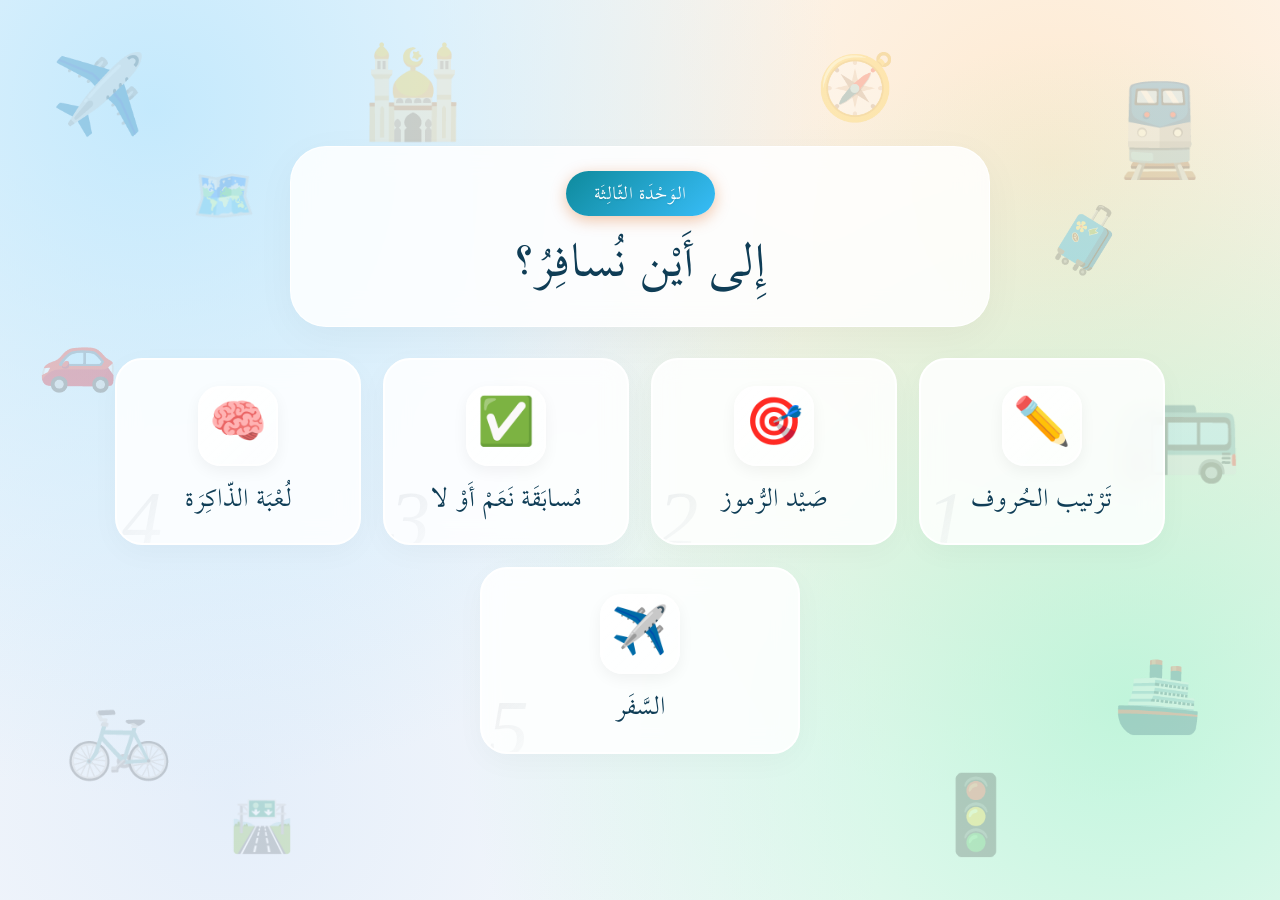
<file: index.html>
<!DOCTYPE html>
<html lang="ar" dir="rtl">
<head>
    <meta charset="UTF-8">
    <meta name="viewport" content="width=device-width, initial-scale=1.0, maximum-scale=1.0, user-scalable=no">
    <title>إِلى أَيْن نُسافِرُ؟ - أَلْعاب</title>
    <style>
    h1, h2, h3, h4, h5, h6, strong, b { font-weight: normal !important; }

        @font-face { 
            font-family: 'Arakom'; 
            src: url('arakom.ttf') format('truetype'); 
        }
        
        :root {
            --primary: #0f3d56;
            --secondary: #0e8a9c;
            --accent: #f0803c;
            --text-main: #22384a;
        }

        * { 
            box-sizing: border-box; 
            margin: 0;
            padding: 0;
        }

        /* SEYAHAT KONSEPTİ: Gökyüzü, Deniz ve Yol Tonları */
        body {
            font-family: 'Arakom', 'Segoe UI', Tahoma, sans-serif; 
            background-color: #fdfbfb;
            background-image: 
                radial-gradient(circle at 12% 12%, rgba(186, 230, 253, 0.85) 0%, transparent 50%), /* Gökyüzü */
                radial-gradient(circle at 88% 78%, rgba(167, 243, 208, 0.7) 0%, transparent 50%),  /* Deniz */
                radial-gradient(circle at 82% 18%, rgba(254, 226, 190, 0.7) 0%, transparent 50%),  /* Yol/Kum */
                radial-gradient(circle at 18% 88%, rgba(224, 236, 250, 0.85) 0%, transparent 50%); /* Bulut */
            background-attachment: fixed;
            color: var(--text-main); 
            min-height: 100dvh; 
            display: flex;
            flex-direction: column; 
            align-items: center; 
            justify-content: center; 
            padding: 2vh 2vw; /* Boşluklar mobilde daha dar olması için kısıldı */
            overflow-x: hidden; 
            position: relative;
        }

        /* --- ARKA PLAN SAYDAM EMOJİLER (SEYAHAT KONSEPTİ) --- */
        .floating-emojis {
            position: fixed;
            top: 0; left: 0; 
            width: 100vw; height: 100dvh;
            pointer-events: none; 
            z-index: -2;
            overflow: hidden;
        }

        .floating-emojis span {
            position: absolute;
            opacity: 0.25; 
            animation: float ease-in-out infinite alternate;
        }

        @keyframes float {
            0% { transform: translateY(0) rotate(0deg) scale(1); }
            100% { transform: translateY(-20px) rotate(10deg) scale(1.05); }
        }

        /* Agresif küçülen saydam emojiler */
        .em-1 { top: 5%; left: 4%; font-size: clamp(2.5rem, 6vw, 5rem); animation-duration: 12s; animation-delay: 0s; } /* Uçak */
        .em-2 { top: 8%; right: 5%; font-size: clamp(3rem, 7vw, 6rem); animation-duration: 15s; animation-delay: -2s; } /* Tren */
        .em-3 { top: 35%; left: 3%; font-size: clamp(2rem, 5vw, 4.5rem); animation-duration: 14s; animation-delay: -5s; } /* Araba */
        .em-4 { top: 40%; right: 3%; font-size: clamp(3.5rem, 8vw, 6.5rem); animation-duration: 18s; animation-delay: -3s; } /* Otobüs */
        .em-5 { top: 75%; left: 5%; font-size: clamp(3rem, 7vw, 5.5rem); animation-duration: 13s; animation-delay: -7s; } /* Bisiklet */
        .em-6 { top: 72%; right: 6%; font-size: clamp(2.5rem, 6vw, 4.5rem); animation-duration: 16s; animation-delay: -1s; } /* Gemi */
        .em-7 { top: 18%; left: 15%; font-size: clamp(1.8rem, 4vw, 3.5rem); animation-duration: 11s; animation-delay: -4s; } /* Harita */
        .em-8 { top: 22%; right: 12%; font-size: clamp(2rem, 5vw, 4rem); animation-duration: 17s; animation-delay: -6s; } /* Bavul */
        .em-9 { top: 88%; left: 18%; font-size: clamp(1.8rem, 4vw, 3.5rem); animation-duration: 14s; animation-delay: -2s; } /* Yol */
        .em-10 { top: 85%; right: 20%; font-size: clamp(2.5rem, 6vw, 5rem); animation-duration: 19s; animation-delay: -8s; } /* Trafik ışığı */
        .em-11 { top: 4%; left: 28%; font-size: clamp(3rem, 7vw, 5.5rem); animation-duration: 15s; animation-delay: -3s; } /* Cami */
        .em-12 { top: 5%; right: 30%; font-size: clamp(2rem, 5vw, 4.5rem); animation-duration: 12s; animation-delay: -9s; } /* Pusula */

        .main-container {
            width: 100%;
            max-width: 1050px;
            display: flex;
            flex-direction: column;
            align-items: center;
            gap: clamp(8px, 3.5vh, 34px);
            z-index: 10;
        }

        .header { 
            text-align: center; 
            background: rgba(255, 255, 255, 0.85);
            backdrop-filter: blur(15px);
            -webkit-backdrop-filter: blur(15px);
            padding: clamp(10px, 2.7vh, 26px) clamp(15px, 6vw, 60px);
            border-radius: clamp(22px, 4vh, 36px);
            border: 1px solid rgba(255, 255, 255, 0.9);
            box-shadow: 0 10px 40px rgba(0, 0, 0, 0.04);
            width: 100%;
            max-width: 700px;
            position: relative;
        }

        /* --- BÜYÜTÜLMÜŞ ÜNİTE ROZETİ --- */
        .unit-badge {
            display: inline-block;
            background: linear-gradient(135deg, #0e8a9c 0%, #38bdf8 100%);
            color: white;
            padding: clamp(3px, 0.8vh, 7px) clamp(14px, 3.2vw, 28px);
            border-radius: 999px;
            font-size: clamp(0.8rem, 2.5vh, 1.3rem);
            font-weight: normal;
            margin-bottom: clamp(5px, 1.5vh, 14px);
            box-shadow: 0 4px 15px rgba(211, 84, 0, 0.35);
            letter-spacing: 0.5px;
            text-shadow: 0 1px 2px rgba(0,0,0,0.1);
        }

        .header h1 { 
            font-size: clamp(1.35rem, min(6.6vw, 6.2vh), 3.6rem);
            color: var(--primary); 
            line-height: 1.2;
            margin-bottom: 5px;
        }

        .header p { 
            color: var(--text-main); 
            font-size: clamp(0.9rem, 4vw, 1.6rem); 
            opacity: 0.8;
        }

        /* Kartlar İçin Agresif Esnek Izgara */
        .grid-container {
            display: flex;
            flex-wrap: wrap; 
            justify-content: center; 
            align-items: stretch;
            width: 100%;
            gap: clamp(7px, 2.4vh, 22px);
        }

        .game-card {
            position: relative;
            overflow: hidden; 
            background: rgba(255, 255, 255, 0.85);
            backdrop-filter: blur(12px);
            -webkit-backdrop-filter: blur(12px);
            border: 2px solid rgba(255, 255, 255, 1);
            border-radius: clamp(16px, 3vh, 28px);
            padding: clamp(8px, 2.3vh, 20px) clamp(8px, 2vw, 18px);
            text-align: center;
            text-decoration: none; 
            color: var(--primary); 
            display: flex;
            flex-direction: column; 
            align-items: center;
            justify-content: center;
            box-shadow: 0 8px 30px rgba(0, 0, 0, 0.03);
            transition: all 0.4s cubic-bezier(0.25, 0.8, 0.25, 1);
            
            flex: 1 1 calc(25% - 25px);
            max-width: 320px;
            min-width: clamp(120px, 22%, 220px); /* 4 kart yan yana sığabilmesi için küçültüldü */
            min-height: clamp(74px, 20.8vh, 190px);
            z-index: 1;
        }

        .game-card::before {
            content: attr(data-num);
            position: absolute;
            bottom: -5%;
            left: 2%; 
            font-size: clamp(2.6rem, 9vh, 8rem);
            font-family: 'Georgia', 'Times New Roman', serif;
            font-style: italic;
            font-weight: 400;
            background: linear-gradient(135deg, rgba(44, 62, 80, 0.08), rgba(44, 62, 80, 0.01));
            -webkit-background-clip: text;
            -webkit-text-fill-color: transparent;
            z-index: -1; 
            line-height: 0.8;
            pointer-events: none;
            transition: all 0.5s ease;
        }

        .game-card:hover { 
            transform: translateY(-10px) scale(1.02); 
            background: rgba(255, 255, 255, 1);
            box-shadow: 0 15px 40px rgba(14, 138, 156, 0.15);
            border-color: rgba(14, 138, 156, 0.4);
        }

        .game-card:hover::before {
            transform: translateY(-15px) scale(1.05) rotate(-5deg);
            background: linear-gradient(135deg, rgba(14, 138, 156, 0.2), rgba(14, 138, 156, 0.05));
            -webkit-background-clip: text;
            -webkit-text-fill-color: transparent;
        }

        .icon-circle {
            width: clamp(34px, 9.9vh, 80px);
            height: clamp(34px, 9.9vh, 80px);
            background: linear-gradient(135deg, rgba(255,255,255,0.9), rgba(255,255,255,0.5));
            border: 2px solid rgba(255,255,255,1);
            border-radius: clamp(11px, 2.6vh, 22px);
            display: flex; 
            align-items: center;
            justify-content: center; 
            margin-bottom: clamp(4px, 1.5vh, 13px);
            font-size: clamp(1.15rem, 5.2vh, 2.9rem);
            box-shadow: 0 5px 15px rgba(0,0,0,0.05);
            transition: transform 0.4s cubic-bezier(0.34, 1.56, 0.64, 1);
        }

        .game-card:hover .icon-circle {
            transform: scale(1.15) rotate(8deg);
            background: rgba(255, 255, 255, 1);
            border-color: var(--accent);
        }

        .game-card h2 { 
            font-size: clamp(0.8rem, min(3.6vh, 3.4vw), 1.9rem);
            font-weight: normal;
            line-height: 1.3;
        }

        /* MOBİL EKRANLAR */
        @media (max-width: 768px) {
            .game-card {
                flex-basis: calc(50% - 10px);
                min-height: clamp(66px, 13vh, 150px);
                padding: clamp(7px, 1.2vh, 16px) clamp(8px, 2.5vw, 16px);
            }
            .game-card::before {
                bottom: -8%;
            }
            .icon-circle {
                width: clamp(30px, 6.5vh, 62px);
                height: clamp(30px, 6.5vh, 62px);
                margin-bottom: clamp(3px, 1vh, 10px);
                font-size: clamp(1rem, 3.4vh, 2rem);
            }
            .game-card h2 { font-size: clamp(0.78rem, min(2.2vh, 4.5vw), 1.4rem); }
            .header { padding: clamp(8px, 1.8vh, 20px) clamp(12px, 5vw, 40px); }
            .unit-badge { margin-bottom: clamp(4px, 1.2vh, 11px); }
            .main-container { gap: clamp(7px, 2.5vh, 24px); }
            .grid-container { gap: clamp(6px, 1.6vh, 16px); }
            .quiz-card { min-height: clamp(58px, 13.5vh, 120px);
                         padding: clamp(7px, 1.4vh, 16px) clamp(12px, 4vw, 30px); }
            .quiz-ikon { width: clamp(40px, 11vh, 86px); height: clamp(40px, 11vh, 86px); }
        }

        /* ÇOK DAR EKRANLAR (400px altı) */
        @media (max-width: 400px) {
            .game-card {
                flex-basis: calc(50% - 5px);
                border-radius: 16px;
            }
            .icon-circle { border-radius: 12px; }
            .game-card::before {
                left: 5%;
                bottom: -12%;
                font-size: 3.2rem;
            }
            .grid-container { gap: 8px; }
        }
    
    
        /* ==================================================================
           OZEL KART - CANLI BILGI YARISMASI
           Diger kartlar cam beyazi ve emoji ikonlu; bu kart kasten farkli:
           kendi satirini bastan sona kaplar, koyu mor gradyan zemin ve altin
           cerceve kullanir, ikon yerine animasyonlu SVG kupa tasir.
           Tum animasyonlar salt gorseldir; en altta "hareketi azalt" sistem
           ayari icin kapatma blogu vardir.
           ================================================================== */
        .quiz-card {
            flex: 1 1 100%;
            max-width: 100%;
            min-width: 0;
            min-height: clamp(66px, 18.8vh, 158px);
            flex-direction: row;
            justify-content: center;
            gap: clamp(10px, 3.5vw, 34px);
            padding: clamp(8px, 2.1vh, 20px) clamp(14px, 4vw, 42px);
            background: linear-gradient(115deg, #221a4a 0%, #3a2a78 46%, #5c40a8 100%);
            border: 2px solid rgba(255, 214, 120, 0.5);
            box-shadow: 0 14px 40px rgba(50, 35, 110, 0.32);
            color: #fff;
            overflow: hidden;
        }

        /* Dev rakam: beyaz kartlarda gri, burada altin tonunda */
        .quiz-card::before {
            background: linear-gradient(135deg, rgba(255, 215, 120, 0.30), rgba(255, 215, 120, 0.03));
            -webkit-background-clip: text;
            background-clip: text;
            -webkit-text-fill-color: transparent;
        }

        /* Kartin uzerinden yavasca gecen isik seridi */
        .quiz-card::after {
            content: "";
            position: absolute;
            top: -60%;
            bottom: -60%;
            width: 60px;
            background: linear-gradient(90deg, transparent, rgba(255,255,255,0.16), transparent);
            transform: rotate(14deg);
            animation: quizSerit 6.5s ease-in-out infinite;
            pointer-events: none;
            z-index: 0;
        }
        @keyframes quizSerit {
            0%        { left: -20%; opacity: 0; }
            12%       { opacity: 1; }
            55%       { opacity: 1; }
            70%, 100% { left: 110%; opacity: 0; }
        }

        .quiz-card:hover {
            background: linear-gradient(115deg, #2a1f5c 0%, #45318d 46%, #6c4cc4 100%);
            border-color: rgba(255, 214, 120, 0.95);
            box-shadow: 0 20px 50px rgba(50, 35, 110, 0.45);
        }

        .quiz-ikon {
            flex-shrink: 0;
            width: clamp(46px, 14vh, 112px);
            height: clamp(46px, 14vh, 112px);
            z-index: 1;
        }
        .quiz-ikon svg { width: 100%; height: 100%; display: block; overflow: visible; }

        .quiz-yazi {
            display: flex;
            flex-direction: column;
            align-items: center;
            gap: clamp(4px, 1vw, 9px);
            z-index: 1;
        }
        .quiz-card h2 {
            color: #fff;
            font-size: clamp(0.95rem, min(4.3vh, 4.2vw), 2.2rem);
            line-height: 1.25;
            text-shadow: 0 2px 10px rgba(0,0,0,0.25);
        }
        .quiz-alt {
            font-size: clamp(0.65rem, min(2.1vh, 2.4vw), 1.05rem);
            color: rgba(255, 231, 178, 0.9);
        }

        /* "Canli" rozeti: kirmizi nokta disa dogru nabiz atar */
        .quiz-rozet {
            display: inline-flex;
            align-items: center;
            gap: 8px;
            background: rgba(255, 255, 255, 0.13);
            border: 1px solid rgba(255, 214, 120, 0.45);
            border-radius: 999px;
            padding: 2px 12px 3px;
            font-size: clamp(0.6rem, min(1.9vh, 2.2vw), 0.95rem);
            color: #FFE7B2;
        }
        .quiz-nokta {
            width: 8px; height: 8px;
            border-radius: 50%;
            background: #FF5A5A;
            animation: quizNabiz 1.8s ease-out infinite;
        }
        @keyframes quizNabiz {
            0%   { box-shadow: 0 0 0 0 rgba(255, 90, 90, 0.75); }
            70%  { box-shadow: 0 0 0 9px rgba(255, 90, 90, 0); }
            100% { box-shadow: 0 0 0 0 rgba(255, 90, 90, 0); }
        }

        /* --- "Iki telefon karekoda baglaniyor" hareketleri ---
           4 saniyelik dongu: karekod hafifce nefes alir, uzerinden turuncu
           tarama cizgisi gecer, iki telefondan altin noktalar kareye dogru
           akar, sonunda yesil onay halkasi ve tik belirir. */
        .q-qr { transform-box: fill-box; transform-origin: center;
                animation: qrNefes 4s ease-in-out infinite; }
        @keyframes qrNefes {
            0%, 100% { transform: scale(1); }
            44%      { transform: scale(1.06); }
            60%      { transform: scale(1); }
        }

        .q-tarama { animation: qrTara 4s cubic-bezier(.5, 0, .5, 1) infinite; }
        @keyframes qrTara {
            0%        { transform: translateY(-26px); opacity: 0; }
            10%       { opacity: 0.95; }
            42%       { transform: translateY(26px);  opacity: 0.95; }
            50%, 100% { transform: translateY(26px);  opacity: 0; }
        }

        .q-halka { transform-box: fill-box; transform-origin: center;
                   animation: qrHalka 4s ease-out infinite; }
        @keyframes qrHalka {
            0%, 46%   { opacity: 0;    transform: scale(0.7); }
            56%       { opacity: 0.85; }
            82%, 100% { opacity: 0;    transform: scale(1.25); }
        }

        .q-onay { transform-box: fill-box; transform-origin: center;
                  animation: qrOnay 4s ease-out infinite; }
        @keyframes qrOnay {
            0%, 48%  { opacity: 0; transform: scale(0.4); }
            58%      { opacity: 1; transform: scale(1.12); }
            66%, 86% { opacity: 1; transform: scale(1); }
            100%     { opacity: 0; transform: scale(1); }
        }

        /* telefonlar yavasca nefes alir gibi inip kalkar */
        .q-tel   { animation: qrTelSalin 4s ease-in-out infinite; }
        .q-tel-b { animation-delay: 0.55s; }
        @keyframes qrTelSalin {
            0%, 100% { transform: translateY(0); }
            50%      { transform: translateY(-3px); }
        }

        /* telefondan kareye akan veri noktalari */
        .q-nok { opacity: 0; }
        .q-ns  { animation: qrAkisSol 2s ease-in-out infinite; }
        .q-ng  { animation: qrAkisSag 2s ease-in-out infinite; }
        .q-n2  { animation-delay: 0.4s; }
        .q-n3  { animation-delay: 0.8s; }
        @keyframes qrAkisSol {
            0%   { transform: translate(0, 0);       opacity: 0; }
            18%  { opacity: 1; }
            72%  { opacity: 1; }
            100% { transform: translate(10px, -7px); opacity: 0; }
        }
        @keyframes qrAkisSag {
            0%   { transform: translate(0, 0);        opacity: 0; }
            18%  { opacity: 1; }
            72%  { opacity: 1; }
            100% { transform: translate(-10px, -7px); opacity: 0; }
        }

        /* kesikli baglanti izi kareye dogru kayar */
        .q-iz { animation: qrIz 1.6s linear infinite; }
        @keyframes qrIz { to { stroke-dashoffset: -12; } }

        @media (max-width: 400px) {
            .quiz-card {
                gap: 10px;
                padding: 8px 12px;
                min-height: clamp(58px, 12vh, 100px);
            }
            .quiz-card h2 { font-size: clamp(0.9rem, 2.6vh, 1.15rem); }
        }

        /* Cok basik ekranlar (yatay tutulan telefon): sekiz kart yine de
           tek ekrana sigsin diye butun dikey olculer bir kademe daha kisilir.
           Diger sorgulardan sonra geldigi icin sira geregi ustun gelir. */
        @media (max-height: 470px) {
            body { padding: 1vh 2vw; }
            .main-container { gap: clamp(6px, 2vh, 16px); }
            .header { padding: clamp(6px, 1.6vh, 14px) clamp(12px, 5vw, 40px); }
            .unit-badge {
                font-size: clamp(0.7rem, 2.2vh, 1rem);
                margin-bottom: clamp(3px, 1vh, 8px);
            }
            .header h1 { font-size: clamp(1.1rem, min(5vw, 5.4vh), 2rem); }
            .game-card {
                min-height: clamp(58px, 18vh, 90px);
                padding: clamp(5px, 1.6vh, 12px) clamp(6px, 1.6vw, 12px);
            }
            .icon-circle {
                width: clamp(26px, 8vh, 44px);
                height: clamp(26px, 8vh, 44px);
                margin-bottom: clamp(2px, 1vh, 6px);
                font-size: clamp(0.9rem, 4.4vh, 1.6rem);
            }
            .game-card h2 { font-size: clamp(0.72rem, min(3.2vh, 3vw), 1.1rem); }
            .game-card::before { font-size: clamp(2rem, 7vh, 4rem); }
            .grid-container { gap: clamp(5px, 1.8vh, 12px); }
            .quiz-card {
                min-height: clamp(50px, 16vh, 84px);
                padding: clamp(5px, 1.5vh, 12px) clamp(10px, 3vw, 26px);
            }
            .quiz-ikon { width: clamp(34px, 12vh, 66px); height: clamp(34px, 12vh, 66px); }
        }

        /* Kullanici sistem ayarinda hareketi azaltmissa kart sabit dursun */
        @media (prefers-reduced-motion: reduce) {
            .quiz-card::after, .quiz-nokta, .q-qr, .q-tarama, .q-halka,
            .q-onay, .q-tel, .q-nok, .q-iz { animation: none; }
            .q-tarama { opacity: 0; }
            .q-halka  { opacity: 0.45; transform: none; }
            .q-onay   { opacity: 1;    transform: none; }
            .q-nok    { opacity: 0.9;  transform: none; }
        }

</style>

    

    
</head>
<body>
 
    </div>


    <div class="floating-emojis">
        <span class="em-1">✈️</span>
        <span class="em-2">🚆</span>
        <span class="em-3">🚗</span>
        <span class="em-4">🚌</span>
        <span class="em-5">🚲</span>
        <span class="em-6">🚢</span>
        <span class="em-7">🗺️</span>
        <span class="em-8">🧳</span>
        <span class="em-9">🛣️</span>
        <span class="em-10">🚦</span>
        <span class="em-11">🕌</span>
        <span class="em-12">🧭</span>
    </div>

    <div class="main-container">
        <div class="header">
            <span class="unit-badge">الوَحْدَة الثّالِثَة</span>
            <h1>إِلى أَيْن نُسافِرُ؟</h1>
        </div>

        <div class="grid-container">

            <a href="yaz.html" class="game-card" data-num="1">
                <div class="icon-circle">✏️</div>
                <h2>تَرْتيب الحُروف</h2>
            </a>

            <a href="kelime.html" class="game-card" data-num="2">
                <div class="icon-circle">🎯</div>
                <h2>صَيْد الرُّموز</h2>
            </a>

            <a href="evethayir.html" class="game-card" data-num="3">
                <div class="icon-circle">✅</div>
                <h2>مُسابَقَة نَعَمْ أَوْ لا</h2>
            </a>

            <a href="hafizakarti.html" class="game-card" data-num="4">
                <div class="icon-circle">🧠</div>
                <h2>لُعْبَة الذّاكِرَة</h2>
            </a>

            <a href="seyahat.html" class="game-card" data-num="5">
                <div class="icon-circle">✈️</div>
                <h2>السَّفَر</h2>
            </a>
           
        </div>
    </div>

</body>
</html>
</file>
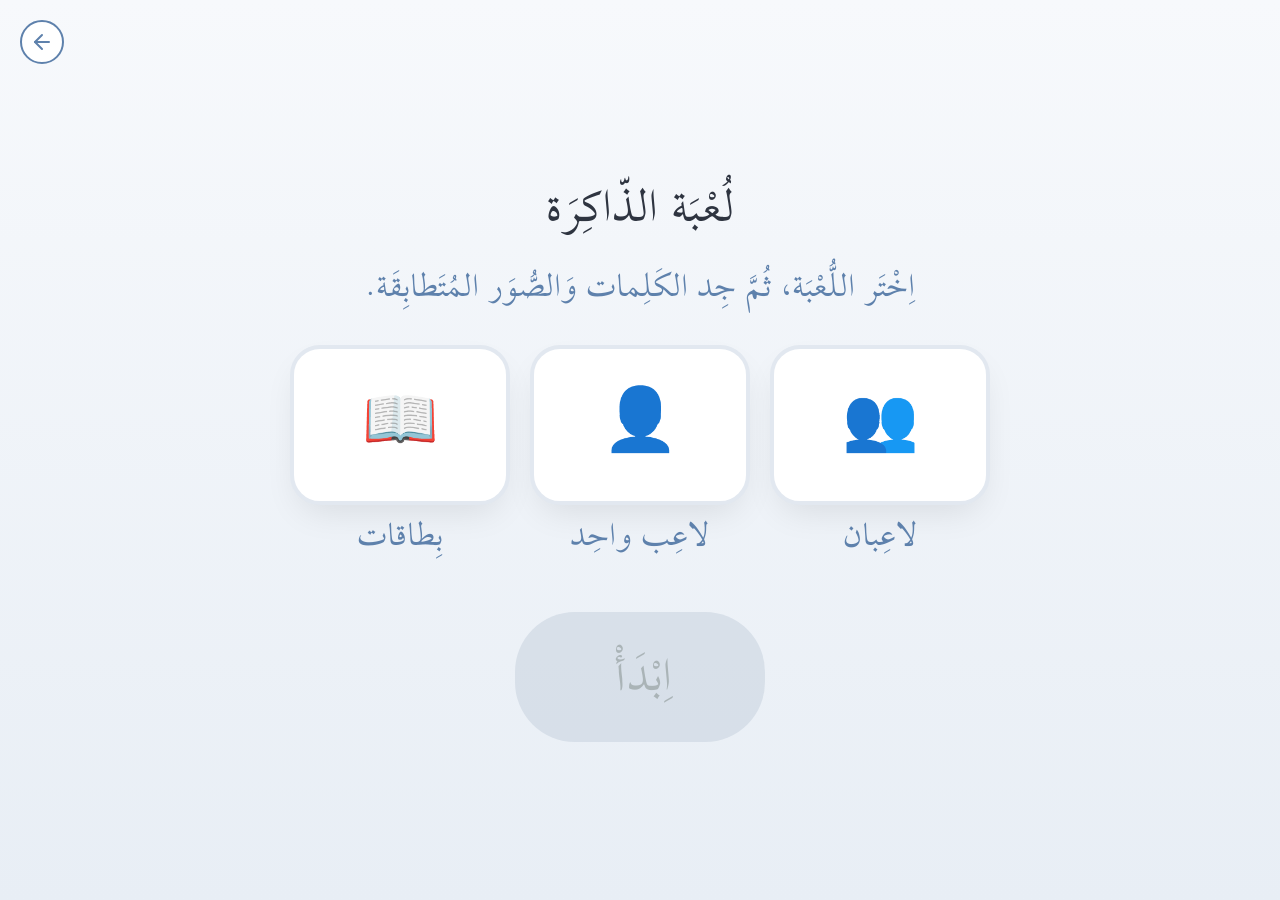
<file: hafizakarti.html>
<!DOCTYPE html>
<html lang="tr">
<head>
<meta charset="utf-8"/>
<meta content="width=device-width, initial-scale=1.0, user-scalable=no" name="viewport"/>
<title> لُعْبَة الذّاكِرَة</title>

<link href="https://fonts.googleapis.com" rel="preconnect"/>
<link crossorigin="" href="https://fonts.gstatic.com" rel="preconnect"/>
<link href="https://fonts.googleapis.com/css2?family=Harmattan:wght@400;700&display=swap" rel="stylesheet"/>
<link href="https://fonts.googleapis.com/css2?family=Marhey:wght@400;700&display=swap" rel="stylesheet"/>


<style>
    h1, h2, h3, h4, h5, h6, strong, b { font-weight: normal !important; }

  html { font-size: clamp(12px, 1.2vw, 16px); }
  :root{
    --bg-start:#f7f9fc; --bg-end:#e8eef5; --primary-color:#5E81AC; --accent-color:#f7b733;
    --surface-color:#FFFFFF; --text-color:#2e3440; --text-light-color:#FFFFFF;
    --player1-color:#64a7fa; --player2-color:#f77d7d; --correct-color:#2ddc73; --incorrect-color:#f24c4c;
    --shadow-light: rgba(46,52,64,.07); --shadow-medium: rgba(46,52,64,.12);
    --border-radius-sm:8px; --border-radius-md:12px; --border-radius-lg:16px;
    --button-bg:var(--surface-color); --button-shadow:0 3px #d8dee9; --button-hover-bg:#eceff4;
    --button-selected-bg:var(--primary-color); --button-selected-color:var(--text-light-color);
    --button-selected-shadow:0 0 0 3px var(--accent-color);
  }

@font-face {
    font-family: 'Arakom';
    src: url('arakom.ttf') format('truetype');
}

body, button, div, span {
    font-family: 'Arakom', sans-serif !important;
} 

  *{ box-sizing:border-box; -webkit-tap-highlight-color:transparent; }
  html,body{ width:100%; height:100dvh; margin:0; padding:0; overflow:hidden; }
  body{ font-family:'Arakom',sans-serif; background:linear-gradient(180deg,var(--bg-start),var(--bg-end)); color:var(--text-color); text-align:center; }
  button,input,select{ font-family:inherit; }

  #game-wrapper{ width:100%; height:100%; position:relative; }

  .screen{ display:none; width:100%; height:100%; position:absolute; inset:0; padding:20px;
           display:none; flex-direction:column; justify-content:center; align-items:center;
           transition:opacity .5s; overflow-y:auto; }
  .screen.active{ display:flex; }

  /* Back (global) */
  .header-navigation{ position:absolute; top:10px; left:10px; z-index:200; }
  .back-btn{ background:none; border:none; cursor:pointer; padding:5px; }
  .back-btn svg{ width:35px; height:35px; fill:var(--text-color); transition:.2s; opacity:.85;
                 filter: drop-shadow(0 1px 2px var(--shadow-light)); }
  .back-btn:hover svg{ opacity:1; transform:scale(1.1); }

  /* Start */
  #start-screen{ gap:10px; }
  .start-title{ font-size:clamp(2.5rem,5vw,3.5rem); margin:10px 0; }
  .start-options{ display:flex; flex-direction:column; gap:15px; width:80%; max-width:700px; }
  .option-group{ display:flex; flex-direction:column; gap:10px; }
  .option-group label{ font-size:1.4rem; font-weight:500; color:var(--primary-color); text-align:left; }
  .player-buttons{ display:grid; grid-template-columns:1fr 1fr; gap:10px; }

  .player-button, #lesson-select, #start-game-btn{
    background:var(--button-bg); border:none; border-radius:var(--border-radius-md);
    padding:12px 15px; font-size:1.1rem; font-weight:400; color:var(--text-color);
    cursor:pointer; transition:.2s ease; box-shadow:var(--button-shadow); text-align:center;
  }
  .player-button:hover, #lesson-select:hover{ background:var(--button-hover-bg); transform:translateY(-1px); box-shadow:0 4px #cdd3db; }
  #start-game-btn:not(:disabled):hover{ background:var(--correct-color); color:#fff; transform:translateY(-1px); box-shadow:0 4px #cdd3db; }
  .player-button:active, #start-game-btn:not(:disabled):active{ transform:translateY(1px); box-shadow:0 2px #d8dee9; }
  .player-button.selected{ background:var(--button-selected-bg); color:var(--button-selected-color); font-weight:400; box-shadow:var(--button-selected-shadow); }
  #lesson-select{ width:100%; appearance:none; -webkit-appearance:none;
    background-image:url("data:image/svg+xml,%3Csvg xmlns='http://www.w3.org/2000/svg' viewBox='0 0 24 24' fill='%235E81AC'%3E%3Cpath d='M7.41,8.58L12,13.17L16.59,8.58L18,10L12,16L6,10L7.41,8.58Z'/%3E%3C/svg%3E");
    background-repeat:no-repeat; background-position:right 10px center; background-size:24px; padding-right:40px; text-align-last:center; }
  #start-game-btn{ margin:10px auto 0 auto; font-size:1rem; padding: 10px 25px; width:auto; max-width: 250px; font-weight:500; }
  #start-game-btn:disabled{ background:#bdc3c7; color:#7f8c8d; opacity:.7; box-shadow:none; cursor:not-allowed; }
  #start-game-btn:not(:disabled){ background:var(--correct-color); color:#fff; }

  /* Game */
  #game-screen{ flex-direction:row; justify-content:space-between; align-items:stretch; gap:15px; padding:15px; overflow:hidden; }
  #game-screen.single-player-mode .score-display { display:none !important; }
  .score-display{
    flex:0 0 clamp(100px, 15%, 150px); max-width:150px; height:100%;
    display:flex; flex-direction:column; justify-content:center; align-items:center; gap:clamp(10px,3vh,20px);
    font-size:clamp(2.2rem,5vw,3.6rem); font-weight:500; color:#fff; border-radius:var(--border-radius-lg);
  }
  #player1-display{ background:linear-gradient(180deg,var(--player1-color),#4e8dff); }
  #player2-display{ background:linear-gradient(180deg,var(--player2-color),#f55a5a); }
  .score-display svg{ width:clamp(40px,10vw,80px); height:clamp(40px,10vw,80px); fill:rgba(255,255,255,.9); filter:drop-shadow(0 2px 4px rgba(0,0,0,.2)); }
  .score-display.active{ transform:scale(1.05); }

  #game-board{ flex-grow:1; width:auto; margin:0; padding:0; display:grid; gap:clamp(6px,1vw,12px);
               perspective:1200px; grid-template-columns:repeat(5,1fr); grid-template-rows:repeat(4,1fr); height:100%; }
  .card{ background:transparent; cursor:pointer; container-type:inline-size; }
  .card-inner{ position:relative; width:100%; height:100%; transition:transform .6s cubic-bezier(0.34, 1.56, 0.64, 1); transform-style:preserve-3d; }
  .card.flipped .card-inner{ transform:rotateY(180deg); }
  .card-face{ position:absolute; inset:0; display:flex; justify-content:center; align-items:center;
              -webkit-backface-visibility:hidden; backface-visibility:hidden; border-radius:var(--border-radius-md);
              padding:clamp(4px,1cqw,8px); word-break:break-word; font-size:clamp(1.15rem,15cqw,2.6rem); text-align:center; line-height:1.1; }
  .card-front{ background:var(--surface-color); box-shadow:0 2px 8px var(--shadow-light); }
  .card-back{ color:#fff; transform:rotateY(180deg); background:var(--primary-color); }
  .card.p1-turn .card-back{ background:var(--player1-color); }
  .card.p2-turn .card-back{ background:var(--player2-color); }
  .card.p1-match .card-face.card-back{ background:var(--player1-color); }
  .card.p2-match .card-face.card-back{ background:var(--player2-color); }

  .game-over-overlay{ position:absolute; top:50%; left:50%; transform:translate(-50%,-50%); background:var(--surface-color);
                      padding:30px 50px; border-radius:var(--border-radius-lg); z-index:200; display:flex; flex-direction:column; gap:18px;
                      box-shadow:0 10px 40px rgba(0,0,0,.2); }
  .game-over-overlay h2{ margin:0; font-size:clamp(1.6rem,4vw,2.2rem); }
  .hidden{ display:none !important; }
  .win-buttons{ display:flex; gap:26px; margin-top:4px; }
  .win-buttons .icon-btn{ background:transparent; border:none; cursor:pointer; padding:5px; transition:.25s; }
  .win-buttons .icon-btn:hover{ transform:scale(1.08); }
  .win-buttons .icon-btn svg{ width:clamp(40px,8vw,56px); height:clamp(40px,8vw,56px); fill:var(--primary-color); }
  .win-buttons .icon-btn:hover svg{ fill:var(--accent-color); }

  @media (max-width:800px){
    #start-screen{ justify-content:flex-start; padding-top:32px; }
    .start-title{ margin-bottom:12px; }
    .start-options{ gap:18px; }
    #game-screen{ flex-direction:column; padding:10px; gap:10px; }
    .score-display{ flex-direction:row; height:40px; width:100%; max-width:none; font-size:1.4rem; padding:4px 10px; gap:8px; order:-1; }
    .score-display svg{ width:22px; height:22px; }
    #game-board{ grid-template-columns:repeat(4,1fr); grid-template-rows:repeat(5,1fr); gap:6px; width:100%; }
    .card-face{ font-size:clamp(1rem,12cqw,1.8rem); padding:4px; border-radius:var(--border-radius-sm); }
    .game-over-overlay{ padding:20px 30px; width:90%; }
    .win-buttons{ gap:22px; }
  }

  /* Font families */
  html,body{ font-family:'Arakom',sans-serif !important; }
  .card-back[dir="rtl"]{ font-family:'Arakom',sans-serif !important; }
  button,h1,h2,h3,.score-display,label,select{ font-family:'Arakom',sans-serif !important; }

  .score-display.active {
    transform: scale(1.1); /* Biraz daha büyüt */
    box-shadow: 0 0 25px 10px rgba(255, 255, 255, 0.6); /* Beyaz parlama efekti */
    border: 3px solid var(--accent-color); /* Altın rengi çerçeve */
    z-index: 10;
}

.score-display {
    flex: 0 0 clamp(70px, 10%, 110px);
    height: 85vh; /* Boyu biraz kısalttık (85vh idi) */
    margin-top: auto; /* Kutuları aşağıya iter */
    margin-bottom: 20px; /* Alttan biraz boşluk bırakır */
    
    display: flex;
    flex-direction: column;
    justify-content: center;
    align-items: center;
    gap: 20px;
    font-size: clamp(1.8rem, 4vw, 3rem);
    font-weight: 400;
    color: #fff;
    border-radius: 50px;
    transition: all 0.4s ease-in-out;
    opacity: 0.3;
    filter: grayscale(1);
    position: relative;
    border: 4px solid transparent;
}

/* Aktif panel: Artık devasa büyümek yerine içe doğru parlıyor */
.score-display.active {
    opacity: 1;
    filter: grayscale(0);
    transform: scale(1.03); /* Çok az büyüme, taşmayı önler */
    box-shadow: 0 0 15px 5px var(--accent-color), inset 0 0 15px rgba(255,255,255,0.5);
    border: 3px solid #fff;
}


/* Mobil için çubukları daha da kısaltalım */


.nav-back-btn {
    position: absolute;
    top: 20px;
    left: 20px; /* Sol üst köşeye sabitler */
    background: var(--surface-color);
    border: 2px solid var(--primary-color);
    color: var(--primary-color);
    padding: 8px;
    border-radius: 50%;
    cursor: pointer;
    display: flex;
    align-items: center;
    justify-content: center;
    transition: all 0.3s ease;
    z-index: 100;
    font-family: 'Arakom', sans-serif !important;
}

.nav-back-btn:hover {
    background: var(--primary-color);
    color: white;
    transform: scale(1.1);
}

/* Eğer butonun sağda olmasını isterseniz left:20px yerine right:20px yapabilirsiniz */



.player-button[data-players="3"].selected {
    border-color: var(--accent-color);
    background: var(--accent-color);
    color: white !important;
}

/* Üzerine gelince büyüme efekti */
.player-button:hover {
    transform: translateY(-8px);
    box-shadow: 0 25px 35px -10px rgba(0, 0, 0, 0.2);
}

/* SEÇİLDİĞİNDE: saat.html'deki gibi renkli hale gelmesi */
/* 1 Kişilik seçilince mavi */
.player-button[data-players="1"].selected {
    border-color: var(--player1-color);
    background: var(--player1-color);
    color: white !important;
}

/* 2 Kişilik seçilince pembe/kırmızı */
.player-button[data-players="2"].selected {
    border-color: var(--player2-color);
    background: var(--player2-color);
    color: white !important;
}

.option-group label {
    display: block;
    font-size: 2.5rem; /* Yazı boyutu büyütüldü (2rem idi) */
    margin-bottom: 5px;
    color: var(--primary-color);
    text-align: right; /* Yazı sağa yaslandı */
    width: 100%;
    padding-right: 20px; /* Kenardan çok az boşluk bırakmak için */
    font-family: 'Arakom', sans-serif !important;
}

#start-game-btn {
    margin-top: 40px;
    padding: 25px 100px; /* Genişlik ve yükseklik artırıldı */
    font-size: 3.5rem;    /* Yazı boyutu büyütüldü */
    font-weight: normal;
    background: var(--primary-color);
    color: white;
    border: none;
    border-radius: 60px; /* Tam oval görünüm */
    cursor: pointer;
    transition: all 0.3s cubic-bezier(0.175, 0.885, 0.32, 1.275);
    box-shadow: 0 15px 30px rgba(94, 129, 172, 0.4); /* Derinlik gölgesi */
    font-family: 'Arakom', sans-serif !important;
}

/* Üzerine gelince büyüme ve parlama efekti */
#start-game-btn:not(:disabled):hover {
    transform: scale(1.1) translateY(-5px);
    background: #4c6a8d; /* Biraz daha koyu bir ton */
    box-shadow: 0 20px 40px rgba(94, 129, 172, 0.6);
}

/* Tıklandığında basılma hissi */
#start-game-btn:not(:disabled):active {
    transform: scale(0.95);
}

/* Mod seçilmediğinde butonun görünümü */
#start-game-btn:disabled {
    background: #cbd5e1;
    cursor: not-allowed;
    opacity: 0.6;
    box-shadow: none;
    transform: scale(1);
}

/* Başlığı ve Geri Tuşunu Hizalayan Üst Bar */
.game-header {
    display: flex;
    align-items: center;
    justify-content: center;
    width: 100%;
    position: relative;
    margin-bottom: 10px; /* Kartlarla arasındaki mesafe */
    padding: 5px 0;
}

/* Geri butonu artık satır içi (inline) olacak */
.header-navigation-inline {
    position: absolute;
    left: 0;
    top: 50%;
    transform: translateY(-50%);
}

.game-instruction-title {
    position: fixed !important;
    top: 50vh !important;
    left: 50vw !important;
    transform: translate(-50%, -50%) !important;
    z-index: 9999 !important;
    width: 90%;
    max-width: 800px;
    font-size: clamp(2.5rem, 6vw, 4.5rem) !important;
    color: var(--primary-color);
    background: rgba(255, 255, 255, 0.95);
    padding: 20px 40px;
    border-radius: 20px;
    box-shadow: 0 10px 30px rgba(0,0,0,0.3);
    margin: 0;
    font-weight: 400; /* 800 yerine 400 yaparak bold özelliğini kaldırdık */
    text-align: center;
    line-height: 1.2;
    pointer-events: none;
    opacity: 1;
    transition: opacity 0.5s ease-out, transform 0.5s ease-out;
}
.game-instruction-title.hide {
    opacity: 0 !important;
    transform: translate(-50%, -60%) !important;
}

@media (max-width:800px) {
    .game-header { margin-bottom: 5px; }
}

/* Tek kişilik modda Player 1 panelini her zaman aktif ve renkli yap */
#game-screen.single-player-mode #player1-display {
    opacity: 1 !important;
    filter: grayscale(0) !important;
    transform: scale(1.03);
    box-shadow: 0 0 15px 5px var(--accent-color), inset 0 0 15px rgba(255,255,255,0.5);
    border: 3px solid #fff;
}

/* Tek kişilik modda skorun daha belirgin olması için (isteğe bağlı) */
#game-screen.single-player-mode #score1 {
    text-shadow: 0 2px 4px rgba(0,0,0,0.3);
}

/* Görselin kartın içinde kesilmeden tam görünmesini sağlar */
.card-back img {
    max-width: 100%;
    max-height: 100%;
    width: auto;
    height: auto;
    object-fit: contain; /* Görselin oranını bozmadan çerçeveye sığdırır */
    display: block;
    border-radius: var(--border-radius-md);
}

/* Kartın arka yüzündeki hizalamayı temizleyelim */
.card-back {
    display: flex !important;
    justify-content: center !important;
    align-items: center !important;
    padding: 2px !important; /* Kenarlardan çok az pay bırakmak kesilmeyi önler */
}

/* Ana Kapsayıcı */


.player-buttons {
    display: grid !important;
    grid-template-columns: 1fr 1fr 1fr !important; /* 3 eşit geniş sütun */
    gap: 20px; /* Kutular arası yatay boşluk */
    width: 100%;
    margin: 0 auto;
}

/* Mod Konteyner */
.mode-container {
    display: flex;
    flex-direction: column;
    align-items: center;
    gap: 10px;
    width: 100%;
}

/* 3. Oyuncu Seçim Butonları: Boyutları Büyüttük */
.player-button {
    width: 100% !important; 
    height: 160px !important; /* Yüksekliği 100'den 160'a çıkararak devasa kutular yaptık */
    background: white;
    border: 4px solid #e2e8f0 !important; /* Çerçeveyi kalınlaştırdık */
    border-radius: 30px !important; /* Köşeleri daha yumuşak ve büyük yaptık */
    
    font-size: 4rem !important; /* Emojileri de kutuya uyumlu şekilde büyüttük */
    
    cursor: pointer;
    transition: all 0.4s cubic-bezier(0.175, 0.885, 0.32, 1.275); /* Daha akıcı bir zıplama efekti */
    display: flex;
    align-items: center;
    justify-content: center;
    box-shadow: 0 15px 35px -10px rgba(0, 0, 0, 0.10); /* Gölgeyi derinleştirdik */
    
    overflow: hidden;
    padding: 0 !important;
}

/* Arapça Yazılar */
.mode-label {
    font-size: 2.5rem !important;
    color: var(--primary-color);
    font-family: 'Arakom', sans-serif !important;
    font-weight: 400;
    white-space: nowrap;
    line-height: 1.1;
    text-align: center;
}

/* Seçili Butonlar */
.player-button.selected {
    transform: translateY(-5px);
}

/* Mobil için */
@media (max-width: 800px) {
    .player-buttons {
        gap: 15px;
        grid-template-columns: 1fr 1fr 1fr !important;
    }
    .mode-label {
        font-size: 1.4rem !important;
    }
    .player-button {
        height: 75px !important;
        font-size: 2.2rem !important;
    }
}

        /* --- CİHAZ DÖNDÜRME UYARISI VE MOBİL YATAY KLAVYE DESTEĞİ --- */
        #rotate-message {
            display: none; 
            position: fixed;
            top: 0; left: 0; width: 100%; height: 100%;
            background-color: #2c3e50; 
            z-index: 99999; 
            flex-direction: column;
            align-items: center; justify-content: center;
            color: white; text-align: center;
        }
        .phone-animation {
            width: 60px; height: 100px;
            border: 4px solid white; border-radius: 10px;
            animation: rotate-phone 2s infinite ease-in-out;
            margin-bottom: 20px; position: relative;
        }
        .phone-animation::before {
            content: ''; position: absolute;
            top: 10px; left: 50%; transform: translateX(-50%);
            width: 20%; height: 4px; background: white; border-radius: 2px;
        }
        @keyframes rotate-phone {
            0% { transform: rotate(0deg); opacity: 1; }
            25% { transform: rotate(90deg); opacity: 1; }
            70% { transform: rotate(90deg); opacity: 1; }
            100% { transform: rotate(90deg); opacity: 0; }
        }
        .rotate-text { font-size: 2.5rem; font-family: 'Arakom', Tahoma, sans-serif; }

        @media only screen and (max-width: 900px) and (orientation: portrait) {
            #rotate-message { display: none !important; }
            #game-screen { flex-direction: column !important; padding: 5px !important; gap: 5px !important; }
            .score-display { 
                flex-direction: row !important; 
                width: 100% !important; 
                max-width: none !important;
                height: 40px !important; 
                padding: 2px 10px !important; 
                gap: 10px !important; 
                font-size: 1.5rem !important; 
                margin: 0 !important;
            }
            .score-display svg { width: 22px !important; height: 22px !important; }
            #game-container-inner { flex-grow: 1 !important; justify-content: center !important; }
            #game-board { gap: 8px !important; }
        }

        @media screen and (max-height: 500px) {
            body { overflow: hidden !important; } /* Esnek grid olduğu için taşmaz */
            #rotate-message { display: none !important; }
            #game-screen { padding: 5px !important; gap: 5px !important; }
            .score-display { 
                width: 45px !important;
                height: auto !important;
                padding: 3px !important;
                font-size: 1.2rem !important;
                gap: 5px !important;
            }
            .score-display svg { width: 20px !important; height: 20px !important; }
            #game-board { gap: 6px !important; }
        }

  /* Mobilde Dikey Mod (Portrait) Ergonomisi */
@media (max-width:800px) and (orientation: portrait) {
    #game-screen {
        flex-direction: column !important;
        gap: 10px;
    }
    .score-display {
        flex: 0 0 auto !important;
        width: 100% !important;
        height: clamp(50px, 8vh, 70px) !important;
        max-width: none !important;
        flex-direction: row !important;
        justify-content: center !important;
        gap: 15px !important;
        margin: 5px 0 !important;
        padding: 5px !important;
    }
    .score-display svg {
        width: clamp(25px, 5vh, 40px) !important;
        height: clamp(25px, 5vh, 40px) !important;
    }
}

/* Mobilde Yatay Mod (Landscape) Ekrana Sığdırma */
@media (max-height:600px) and (orientation: landscape) {
    #game-screen {
        gap: 5px !important;
        padding: 5px !important;
    }
    .score-display {
        flex: 0 0 clamp(50px, 10vw, 80px) !important;
        max-width: 80px !important;
        gap: 5px !important;
        font-size: clamp(1.2rem, 4vh, 1.8rem) !important;
    }
    .score-display svg {
        width: clamp(20px, 6vh, 35px) !important;
        height: clamp(20px, 6vh, 35px) !important;
    }
    #game-board {
        gap: clamp(3px, 1vh, 6px) !important;
    }
    .card-face {
        padding: 2px !important;
        font-size: clamp(0.9rem, 10vh, 1.5rem) !important;
    }
}
  </style>
</head>
<body>

    <!-- CİHAZ DÖNDÜRME UYARISI (TÜM OYUNLAR ORTAK) -->
    <div id="rotate-message" style="display: none;">
        <div class="phone-animation"></div>
        <div class="rotate-text">يُرْجى تَدْوير الجِهاز</div> 
    </div>

<div id="game-wrapper">
    <div class="screen active" id="start-screen">
        <button class="nav-back-btn" onclick="location.href='index.html'">
            <svg width="24" height="24" viewBox="0 0 24 24" fill="none" stroke="currentColor" stroke-width="2" stroke-linecap="round" stroke-linejoin="round">
                <line x1="19" y1="12" x2="5" y2="12"></line>
                <polyline points="12 19 5 12 12 5"></polyline>
            </svg>
        </button>

        <h1 class="start-title">لُعْبَة الذّاكِرَة</h1>

        <p style="font-size: 2.5rem; color: var(--primary-color); margin-top: -10px; margin-bottom: 20px; font-family: 'Arakom', sans-serif !important;">
            .اِخْتَر اللُّعْبَة، ثُمَّ جِد الكَلِمات وَالصُّوَر المُتَطابِقَة
        </p>

        <div class="start-options">
            <div class="option-group">
                <div class="player-buttons" id="player-select">
                    <div class="mode-container">
                        <button class="player-button" data-players="3">📖</button>
                        <span class="mode-label">بِطاقات</span>
                    </div>
                    <div class="mode-container">
                        <button class="player-button" data-players="1">👤</button>
                        <span class="mode-label">لاعِب واحِد</span>
                    </div>
                    <div class="mode-container">
                        <button class="player-button" data-players="2">👥</button>
                        <span class="mode-label">لاعِبان</span>
                    </div>
                </div>
            </div> <button id="start-game-btn" disabled>اِبْدَأْ</button>
        </div>
    </div>

    <div class="screen" id="game-screen"></div>
</div>
<script>
/* =========================
    GÜNCELLENMİŞ VERİ MODÜLÜ (PDF TABANLI)
========================= */
const Data = {
  pdfUnit: {
    title: "١. الوَحْدَة", 
    words: {
      unit3: {
        title: { tr: "1. Ünite" },
        description: { tr: "Günlük Hayat" },
        lessons: {
          lesson1: {
            description: { tr: "Günlük Eylemler" },
            words: [
  { id: 1, arabic: 'دَرّاجَة', turkish: '1.jpeg' },
  { id: 2, arabic: 'سَفينَة', turkish: '2.jpeg' },
  { id: 3, arabic: 'مِتْرو', turkish: '3.jpeg' },
  { id: 4, arabic: 'حافِلَة', turkish: '4.jpeg' },
  { id: 5, arabic: 'طائِرَة', turkish: '5.jpeg' },
  { id: 6, arabic: 'سَيّارَة', turkish: '6.jpeg' },
  { id: 7, arabic: 'إِشارَات المُرور', turkish: '7.jpeg' },
  { id: 8, arabic: 'مَوْقِف', turkish: '8.jpeg' }
            ]
          }
        }
      }
    }
  }
};

const Utils = { shuffleArray: (arr)=>[...arr].sort(()=>Math.random()-.5) };

/* =========================
   APP (SES VE MOD YÖNETİMİ)
========================= */
const App = {
  state: {
    selectedPlayers: null,
    isAudioInitialized: false,
    audioCtx: null,
    baseHistory: null
  },
  dom: {},

  init() {
    this.dom.screens = document.querySelectorAll('.screen');
    this.dom.startScreen = document.getElementById('start-screen');
    this.dom.gameScreen = document.getElementById('game-screen');
    this.dom.playerSelect = document.getElementById('player-select');
    this.dom.startGameBtn = document.getElementById('start-game-btn');

    this.initStartScreenListeners();

    // Ses motorunu kullanıcı ilk dokunduğunda aktif et
    const initAudio = () => {
      if (this.state.isAudioInitialized) return;
      this.initAudio();
      document.removeEventListener('click', initAudio);
      document.removeEventListener('touchstart', initAudio);
    };
    document.addEventListener('click', initAudio);
    document.addEventListener('touchstart', initAudio);

    this.state.baseHistory = history.length;
    if(!history.state || typeof history.state.depth!=='number'){
      history.replaceState({screenId:'start-screen', depth:0}, '', '#start-screen');
    }
    window.addEventListener('popstate', (ev)=>{
      const sid = ev.state?.screenId || 'start-screen';
      this.showScreen(sid, {push:false});
    });

    this.showScreen('start-screen');
    MemoryGame.init();
  },

initStartScreenListeners() {
    this.dom.playerSelect.addEventListener('click', e => {
      const btn = e.target.closest('.player-button');
      if (!btn) return;
      this.playSound('menuClick');
      this.state.selectedPlayers = parseInt(btn.dataset.players, 10);
      this.updateSelection(this.dom.playerSelect, btn);
      this.checkStartButtonState(); 
    });

    this.dom.startGameBtn.onclick = () => {
      this.playSound('menuClick');
      const mode = this.state.selectedPlayers;
      const words = Data.pdfUnit.words.unit3.lessons.lesson1.words;

      if (mode === 3) {
        // --- KARTLAR (BİTAGAT) MODU ---
        WordCardGame.start(words);
        this.playInstruction('yonergekart.mp3'); 
      } else {
        // --- HAFIZA KARTLARI MODU (1 veya 2 Kişilik) ---
        MemoryGame.start(words, mode);
        // Hafıza kartları seçildiğinde bu ses çalacak:
        setTimeout(() => {
          this.playInstruction('yonergehafiza.mp3');
        }, 300);
      }
      this.showScreen('game-screen');
    }; // onclick bitişi
  }, // initStartScreenListeners bitişi

  checkStartButtonState() {
    this.dom.startGameBtn.disabled = !this.state.selectedPlayers;
  },


  showScreen(screenId, opts={push:true}) {
    this.dom.screens.forEach(s => s.classList.remove('active'));
    const t = document.getElementById(screenId);
    if(t) t.classList.add('active');

    if(opts.push) {
      const depth = ((history.state && history.state.depth) || 0) + 1;
      try { history.pushState({screenId, depth}, '', '#'+screenId); } catch(e) {}
    }
  },

  updateSelection(container, selectedButton) {
    container?.querySelectorAll('.selected').forEach(el => el.classList.remove('selected'));
    selectedButton?.classList.add('selected');
  },

  initAudio() {
    try {
      if(!this.state.audioCtx) this.state.audioCtx = new (window.AudioContext||window.webkitAudioContext)();
      if(this.state.audioCtx.state === 'suspended') {
        this.state.audioCtx.resume().then(() => { this.state.isAudioInitialized = true; });
      } else {
        this.state.isAudioInitialized = true;
      }
    } catch(e) { this.state.isAudioInitialized = false; }
  },

  // Klasördeki gerçek .mp3 dosyalarını çalmak için fonksiyon
  playInstruction(fileName) {
    if (this.state.audioCtx && this.state.audioCtx.state === 'suspended') {
      this.state.audioCtx.resume();
    }
    const audio = new Audio(fileName); // Dosya aynı klasördeyse direkt adı yeterlidir
    audio.play().catch(e => console.error("Yönerge sesi başlatılamadı:", e));
  },

  playSound(key) {
    // AudioContext uykudaysa uyandır (Tarayıcı kısıtlaması için)
    if (this.state.audioCtx && this.state.audioCtx.state === 'suspended') {
      this.state.audioCtx.resume();
    }

    if(!this.state.audioCtx) return;
    
    const sounds = {
      flip:{f:200,t:'triangle',d:.1}, 
      match:{f:440,t:'sine',d:.2}, 
      menuClick:{f:600,t:'square',d:.08}
    };
    
    const s = sounds[key]; if(!s) return;
    const g = this.state.audioCtx.createGain(); g.connect(this.state.audioCtx.destination);
    g.gain.setValueAtTime(0, this.state.audioCtx.currentTime);
    g.gain.linearRampToValueAtTime(0.1, this.state.audioCtx.currentTime + 0.01);
    g.gain.linearRampToValueAtTime(0, this.state.audioCtx.currentTime + s.d);
    const o = this.state.audioCtx.createOscillator(); o.type=s.t; o.frequency.value=s.f; o.connect(g);
    o.start(0); o.stop(this.state.audioCtx.currentTime + s.d);
  }
};

/* =========================
   MEMORY GAME
========================= */
const MemoryGame = {
  state:{ playerMode:1, f:[], l:false, c:1, s1:0, s2:0, w:[], p:0, flipTimeout:null },
  dom:{},
  init(){},
start(words, playerMode=1){
    this.state = { playerMode, f:[], l:false, c:1, s1:0, s2:0, w:[], p:0, flipTimeout:null };

    const gameScreen = document.getElementById('game-screen');
    gameScreen.innerHTML = `
      <div class="header-navigation">
        <button class="back-btn" title="Geri" aria-label="Geri">
          <svg viewBox="0 0 24 24"><path d="M20 11H7.83l5.59-5.59L12 4l-8 8 8 8 1.41-1.41L7.83 13H20v-2z"></path></svg>
        </button>
      </div>

      <div class="score-display" id="player1-display">
        <svg viewBox="0 0 24 24"><path d="M12,4A4,4 0 0,1 16,8A4,4 0 0,1 12,12A4,4 0 0,1 8,8A4,4 0 0,1 12,4M12,14C16.42,14 20,15.79 20,18V20H4V18C4,15.79 7.58,14 12,14Z"></path></svg>
        <span id="score1">0</span>
      </div>

<div id="game-container-inner" style="display: flex; flex-direction: column; flex-grow: 1; align-items: center;">
         <h2 class="game-instruction-title">طابِق البِطاقات</h2>
         <div id="game-board" style="width: 100%; flex-grow: 1;"></div>
      </div>
      </div>

      <div class="score-display" id="player2-display">
        <svg viewBox="0 0 24 24"><path d="M12,4A4,4 0 0,1 16,8A4,4 0 0,1 12,12A4,4 0 0,1 8,8A4,4 0 0,1 12,4M12,14C16.42,14 20,15.79 20,18V20H4V18C4,15.79 7.58,14 12,14Z"></path></svg>
        <span id="score2">0</span>
      </div>

      <div class="game-over-overlay hidden" id="memory-game-over">
        <div id="winner-icon-container"></div>
        <h2 id="memory-win-text"></h2>
        <div class="win-buttons">
          <button class="icon-btn" id="play-again-memory-btn" title="Tekrar Oyna">
            <svg viewBox="0 0 24 24"><path d="M17.65,6.35C16.2,4.9 14.21,4 12,4A8,8 0 0,0 4,12A8,8 0 0,0 12,20C15.73,20 18.84,17.45 19.73,14H17.65C16.83,16.33 14.61,18 12,18A6,6 0 0,1 6,12A6,6 0 0,1 12,6C13.66,6 15.14,6.69 16.22,7.78L13,11H20V4L17.65,6.35Z"></path></svg>
          </button>
          <button class="icon-btn" id="back-to-start-memory-btn" title="Ana Menü">
            <svg viewBox="0 0 24 24"><path d="M10,20V14H14V20H19V12H22L12,3L2,12H5V20H10Z"></path></svg>
          </button>
        </div>
      </div>
    `;
    // DOM refs
    this.dom.board = document.getElementById('game-board');
    this.dom.p1Display = document.getElementById('player1-display');
    this.dom.p2Display = document.getElementById('player2-display');
    this.dom.score1 = document.getElementById('score1');
    this.dom.score2 = document.getElementById('score2');
    this.dom.gameOver = document.getElementById('memory-game-over');
    this.dom.winText = document.getElementById('memory-win-text');
    this.dom.winnerIcon = document.getElementById('winner-icon-container');

    // Geri butonlarını history.back ile yöneteceğiz (aşağıda global delegation var)

    // Player mode class
    gameScreen.classList.toggle('single-player-mode', this.state.playerMode===1);

    const wordPairsNeeded = Math.min(10, Math.floor(words.length));
    if(wordPairsNeeded < 2){ alert('Bu ders için yeterli kelime çifti yok.'); App.showScreen('start-screen'); return; }

    this.state.w = Utils.shuffleArray(words).slice(0, wordPairsNeeded);
    const pairs = this.state.w.flatMap(w=>[
      {content:w.arabic, id:w.id, lang:'ar'},
      {content:w.turkish, id:w.id, lang:'tr'}
    ]);
    this.populateBoard(Utils.shuffleArray(pairs));

    const board = document.getElementById('game-board');
    if(board) board.style.pointerEvents = 'none';

    setTimeout(() => {
        const title = gameScreen.querySelector('.game-instruction-title');
        if (title) {
            title.classList.add('hide');
            setTimeout(() => title.style.display = 'none', 500);
        }
        
        const allCards = gameScreen.querySelectorAll('.card.flipped');
        allCards.forEach(c => {
            const delay = Math.random() * 800; // 0 ile 800ms asimetrik gecikme
            setTimeout(() => {
                try { App.playSound('flip'); } catch(e){}
                c.classList.remove('flipped');
            }, delay);
        });
        
        setTimeout(() => {
            if(board) board.style.pointerEvents = 'auto';
        }, 1000); // 800ms max delay + 200ms extra
    }, 3000);

    this.updateActivePlayerUI();
    this.dom.score1.textContent='0';
    this.dom.score2.textContent='0';
    this.dom.gameOver.classList.add('hidden');

 // Tekrar oyna butonunu düzeltiyoruz
    document.getElementById('play-again-memory-btn').onclick = ()=>{
      App.playSound('menuClick');
      // Veriyi doğrudan mevcut Data objesinden çekiyoruz
      const currentWords = Data.pdfUnit.words.unit3.lessons.lesson1.words;
      this.start(currentWords, this.state.playerMode);
    }; 

    // “Ana Menü” yerine bir önceki adıma dön (istenirse)
    document.getElementById('back-to-start-memory-btn').onclick = ()=>{
      App.playSound('menuClick');
      history.back();
    };
  },

populateBoard(cards){
    const n = cards.length;
    this.dom.board.innerHTML = '';

    // Smart Grid Algorithm (Perfect Symmetry)
    const updateGrid = () => {
        const isLandscape = window.innerWidth > window.innerHeight;
        let cols = 4, rows = 4;
        if (n === 16) { cols = 4; rows = 4; }
        else if (n === 20) { cols = isLandscape ? 5 : 4; rows = isLandscape ? 4 : 5; }
        else if (n === 12) { cols = isLandscape ? 4 : 3; rows = isLandscape ? 3 : 4; }
        else if (n === 18) { cols = isLandscape ? 6 : 3; rows = isLandscape ? 3 : 6; }
        else if (n === 14) { cols = isLandscape ? 7 : 2; rows = isLandscape ? 2 : 7; }
        else if (n === 10) { cols = isLandscape ? 5 : 2; rows = isLandscape ? 2 : 5; }
        else if (n === 8) { cols = isLandscape ? 4 : 2; rows = isLandscape ? 2 : 4; }
        else {
            cols = Math.ceil(Math.sqrt(n));
            rows = Math.ceil(n / cols);
        }
        this.dom.board.style.gridTemplateColumns = `repeat(${cols}, 1fr)`;
        this.dom.board.style.gridTemplateRows = `repeat(${rows}, 1fr)`;
    };
    updateGrid();
    window.currentGridUpdater = updateGrid; // Ekran çevrilince (resize) otomatik güncelle


    cards.forEach(cd=>{
      const el = document.createElement('div');
      el.className = 'card flipped';
      el.dataset.id = cd.id;
      
      // Görsel ve metin ayrımı
      let contentHtml;
      if(cd.content.endsWith('.jpeg')) {
        // img etiketi kartı tam kaplayacak şekilde ayarlandı
       contentHtml = `<img src="${cd.content}">`;
      } else {
        // Sadece Arapça (ar) metinler için font-size eklendi
        const fontStyle = cd.lang==='ar' 
            ? "font-family:'Arakom',sans-serif; font-size: clamp(2.5rem, 20cqw, 4.5rem);" 
            : "";
        contentHtml = `<span style="${fontStyle}">${cd.content}</span>`;
      }

      el.innerHTML = `
        <div class="card-inner">
          <div class="card-face card-front"></div>
          <div class="card-face card-back" dir="${cd.lang==='tr'?'ltr':'rtl'}" style="padding:0; overflow:hidden; display:flex; align-items:center; justify-content:center;">
            ${contentHtml}
          </div>
        </div>
      `;
      el.onclick = ()=>this.flipCard(el);
      this.dom.board.appendChild(el);
    });
  },

  flipCard(card){
    if(this.state.l || card.classList.contains('flipped') || card.classList.contains('matched')) return;
    App.playSound('flip'); card.classList.add('flipped');

    // sıra göstergesi
    if(this.state.playerMode===2){ card.classList.add(this.state.c===1?'p1-turn':'p2-turn'); }
    else{ card.classList.add('p1-turn'); }

    this.state.f.push(card);
    if(this.state.f.length===2){
      this.state.l = true;
      const [c1,c2] = this.state.f;
      if(c1.dataset.id === c2.dataset.id){
        App.playSound('match');
        let matchClass = (this.state.playerMode===2 ? (this.state.c===1?'p1-match':'p2-match') : 'p1-match');
        if(this.state.playerMode===1){ this.dom.score1.textContent = ++this.state.s1; }
        else { if(this.state.c===1) this.dom.score1.textContent = ++this.state.s1; else this.dom.score2.textContent = ++this.state.s2; }
        this.state.f.forEach(c=>{ c.classList.remove('p1-turn','p2-turn'); c.classList.add('matched', matchClass); });
        this.state.p++; this.state.f=[]; this.state.l=false;

        if(this.state.p === this.state.w.length){
          setTimeout(()=>{ this.showEndUI(); }, 600);
        }
      }else{
        if(this.state.flipTimeout) clearTimeout(this.state.flipTimeout);
        this.state.flipTimeout = setTimeout(()=>{
          this.state.f.forEach(c=>c.classList.remove('flipped','p1-turn','p2-turn'));
          this.state.f=[]; this.state.l=false;
          if(this.state.playerMode===2){ this.state.c = (this.state.c===1?2:1); }
          this.updateActivePlayerUI();
        }, 1800);
      }
    }
  },

   updateActivePlayerUI() {
    if (this.state.playerMode !== 2) return; // Tek kişilikse çalışma
    
    const p1 = document.getElementById('player1-display');
    const p2 = document.getElementById('player2-display');
    if(!p1 || !p2) return;

    if (this.state.c === 1) {
      p1.classList.add('active');
      p2.classList.remove('active');
    } else {
      p1.classList.remove('active');
      p2.classList.add('active');
    }
  },


  showEndUI(){
    let txt = '';
    if (this.state.playerMode === 1) {
        txt = 'أَحْسَنْتَ! لَقَدْ أَتْمَمْتَ اللُّعْبَة!'; // Aferin, oyunu tamamladın!
    } else {
        const p1 = this.state.s1, p2 = this.state.s2;
        const isDraw = p1===p2;
        txt = isDraw ? 'التَّعادُل' : (p1>p2 ? 'فازَ المُتَسابِق الأَوَّل' : 'فازَ المُتَسابِق الثّاني');
    }
    this.dom.winText.textContent = txt;
    this.dom.gameOver.classList.remove('hidden');
  }
};

/* =========================
   GLOBAL BACK HANDLER (delegation)
========================= */
document.addEventListener('click', (ev)=>{
  const btn = ev.target.closest('.back-btn');
  if(!btn) return;
  ev.preventDefault();
  try{ App.playSound('menuClick'); }catch(e){}
  const depth = (history.state && history.state.depth) || 0;
  if(depth>0){ history.back(); }
  else{ App.fallbackToParent(); }
});

/* =========================
   BOOT & SMART RESIZE
========================= */
window.addEventListener('resize', () => {
    if (window.currentGridUpdater) window.currentGridUpdater();
});
document.addEventListener('DOMContentLoaded', ()=>App.init());
const WordCardGame = {
    start(words) {
        const gameScreen = document.getElementById('game-screen');
        gameScreen.classList.add('single-player-mode'); 
        
        gameScreen.innerHTML = `
            <div id="game-container-inner" style="display: flex; flex-direction: column; width: 100%; height: 100%; align-items: center; padding: 10px; box-sizing: border-box;">
                
                <div class="game-header" style="width: 100%; position: relative; margin-bottom: 0; height: 0; display: flex; align-items: center; justify-content: center;">
                    <div style="position: absolute; top: 10px; left: 10px; z-index: 200;">
                        <button class="back-btn" title="Geri">
                            <svg viewBox="0 0 24 24"><path d="M20 11H7.83l5.59-5.59L12 4l-8 8 8 8 1.41-1.41L7.83 13H20v-2z"></path></svg>
                        </button>
                    </div>
                    <h2 class="game-instruction-title">اُنْظُرْ إِلى الصّورَة، خَمِّن المَعْنى، ثُمَّ اضْغَطْ‫.‬</h2>
                </div>

                <div id="game-board" style="display: grid; width: 100%; height: 100%; gap: 12px; justify-content: center; align-content: center;"></div>
            </div>
        `;

        const board = document.getElementById('game-board');
        const shuffled = Utils.shuffleArray(words);
        const count = shuffled.length;

        // Smart Grid Algorithm (Perfect Symmetry)
        const updateGrid = () => {
            const isLandscape = window.innerWidth > window.innerHeight;
            let cols = 4, rows = 4;
            if (count === 16) { cols = 4; rows = 4; }
            else if (count === 20) { cols = isLandscape ? 5 : 4; rows = isLandscape ? 4 : 5; }
            else if (count === 12) { cols = isLandscape ? 4 : 3; rows = isLandscape ? 3 : 4; }
            else if (count === 18) { cols = isLandscape ? 6 : 3; rows = isLandscape ? 3 : 6; }
            else if (count === 14) { cols = isLandscape ? 7 : 2; rows = isLandscape ? 2 : 7; }
            else if (count === 10) { cols = isLandscape ? 5 : 2; rows = isLandscape ? 2 : 5; }
            else if (count === 8) { cols = isLandscape ? 4 : 2; rows = isLandscape ? 2 : 4; }
            else {
                cols = Math.ceil(Math.sqrt(count));
                rows = Math.ceil(count / cols);
            }
            board.style.gridTemplateColumns = `repeat(${cols}, 1fr)`;
            board.style.gridTemplateRows = `repeat(${rows}, 1fr)`;
        };
        updateGrid();
        window.currentGridUpdater = updateGrid; // Ekran çevrilince otomatik güncelle

        shuffled.forEach(w => {
            const card = document.createElement('div');
            card.className = 'card flipped';
            card.style.width = "100%";
            card.style.height = "100%";
            
            card.innerHTML = `
                <div class="card-inner">
                    <div class="card-face card-back" style="background: var(--primary-color); padding: 5px;">
                        <span style="font-family:'Arakom',sans-serif; font-size: clamp(2rem, 14cqw, 5rem); line-height: 1.1; word-break: break-word;">
                            ${w.arabic}
                        </span>
                    </div>
                    <div class="card-face card-front" style="padding:0; overflow:hidden; background: #fff;">
                        <img src="${w.turkish}" style="width:100%; height:100%; object-fit:contain; display:block;">
                    </div>
                </div>
            `;
            
            card.onclick = () => {
                App.playSound('flip');
                card.classList.toggle('flipped');
            };
            board.appendChild(card);
        });

        if(board) board.style.pointerEvents = 'none';

        setTimeout(() => {
            const title = gameScreen.querySelector('.game-instruction-title');
            if (title) {
                title.classList.add('hide');
                setTimeout(() => title.style.display = 'none', 500);
            }

            const allCards = gameScreen.querySelectorAll('.card.flipped');
            allCards.forEach(c => {
                const delay = Math.random() * 800; // 0 ile 800ms asimetrik gecikme
                setTimeout(() => {
                    try { App.playSound('flip'); } catch(e){}
                    c.classList.remove('flipped');
                }, delay);
            });
            
            setTimeout(() => {
                if(board) board.style.pointerEvents = 'auto';
            }, 1000);
        }, 3000);
    }
};
</script>
</body>
</html>
</file>
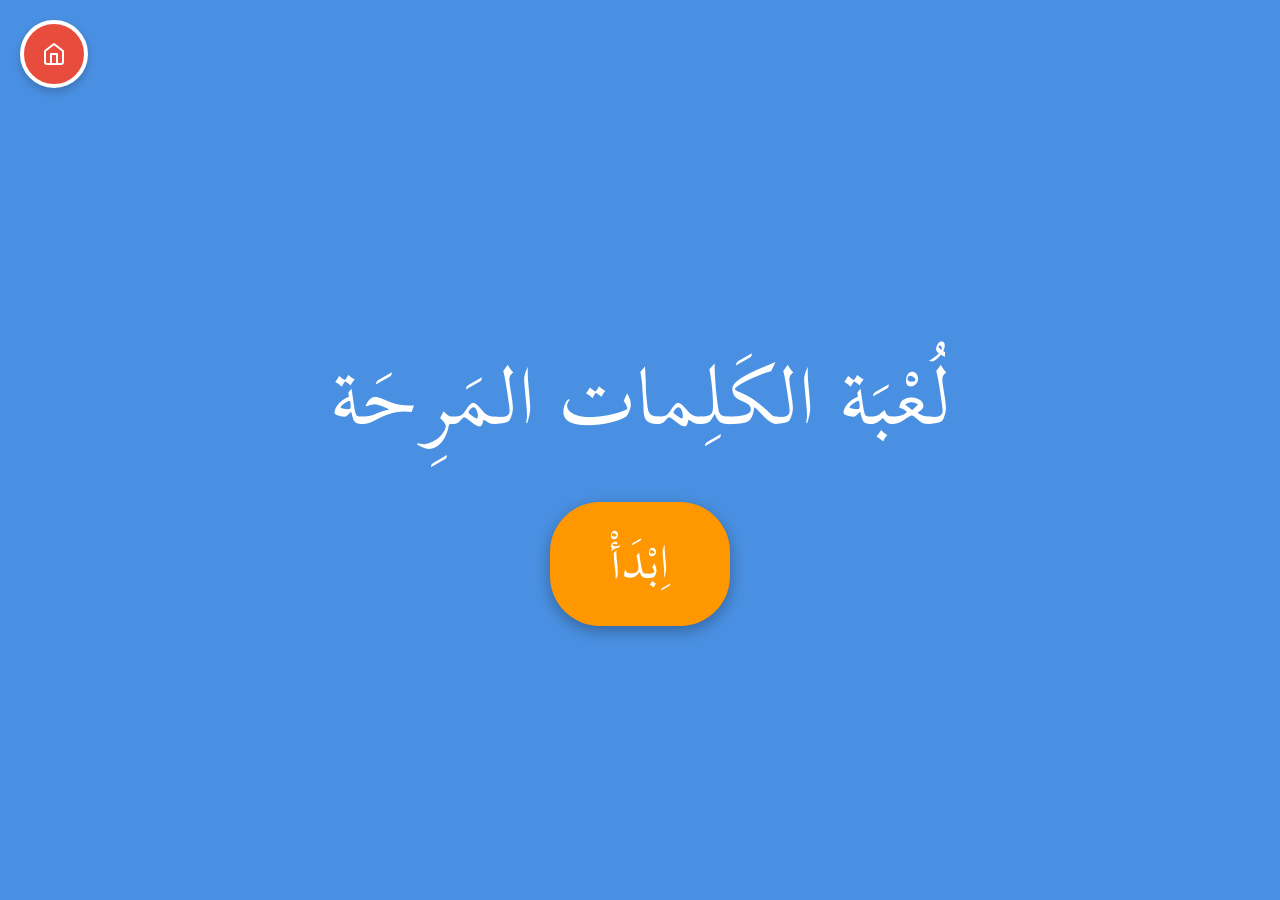
<file: kelime.html>
<!DOCTYPE html>
<html lang="ar" dir="rtl">
<head>
    <meta charset="UTF-8">
    <meta name="viewport" content="width=device-width, initial-scale=1.0">
    <title>لعبة الكلمات</title>
    <style>
    h1, h2, h3, h4, h5, h6, strong, b { font-weight: normal !important; }

        @font-face {
            font-family: 'AraKomFont';
            src: url('arakom.ttf') format('truetype');
        }

        :root {
            --primary: #4a90e2;
            --secondary: #ff9800;
            --bg: #fdfdfd;
        }

        body {
            margin: 0;
            overflow: hidden;
            font-family: 'AraKomFont', Tahoma, sans-serif;
            background: linear-gradient(135deg, #e0f2f1 0%, #b2dfdb 100%);
            user-select: none;
            text-align: center;
        }

        /* Ekranlar */
        .screen {
            position: fixed;
            top: 0;
            left: 0;
            width: 100%;
            height: 100%;
            display: flex;
            flex-direction: column;
            justify-content: center;
            align-items: center;
            color: white;
            z-index: 1000;
        }

        #start-screen { background: var(--primary); }
        #overlay { background: rgba(0, 0, 0, 0.9); display: none; }

        h1 { font-size: clamp(3rem, 8vw, 6rem); margin-bottom: 20px; }

        /* Butonlar */
.btn {
    padding: clamp(10px, 3vw, 20px) clamp(30px, 8vw, 60px);
    font-size: clamp(1.8rem, 5vw, 3.5rem);
    background: var(--secondary);
    color: white;
    border: none;
    border-radius: 50px;
    cursor: pointer;
    font-weight: normal;
    box-shadow: 0 5px 15px rgba(0,0,0,0.3);
    margin: 10px;
    font-family: 'AraKomFont', sans-serif;
}

        /* Yeni Ok İkonlu Geri Tuşu */
        .back-icon-btn {
            position: absolute;
            top: 20px;
            left: 20px; /* Diğer tarafa (sola) alındı */
            width: 60px;
            height: 60px;
            background: #e74c3c;
            color: white;
            border-radius: 50%;
            display: flex;
            justify-content: center;
            align-items: center;
            font-size: 2.5rem;
            cursor: pointer;
            border: 4px solid white;
            box-shadow: 0 4px 8px rgba(0,0,0,0.2);
            z-index: 1100;
            transition: transform 0.2s;
        }

        .back-icon-btn:hover {
            transform: scale(1.1);
            background: #c0392b;
        }

        /* Oyun Öğeleri */
  #instruction-text {
    position: fixed !important;
    top: 50vh !important;
    left: 50vw !important;
    transform: translate(-50%, -50%) !important;
    z-index: 9999 !important;
    width: 90%;
    max-width: 800px;
    font-size: clamp(2.5rem, 6vw, 4.5rem) !important;
    color: var(--primary);
    background: rgba(255, 255, 255, 0.95);
    padding: 20px 40px;
    border-radius: 20px;
    box-shadow: 0 10px 30px rgba(0,0,0,0.3);
    margin: 0;
    font-weight: 400;
    text-align: center;
    line-height: 1.2;
    pointer-events: none;
    opacity: 1;
    transition: opacity 0.5s ease-out, transform 0.5s ease-out;
}
#instruction-text.hide {
    opacity: 0 !important;
    transform: translate(-50%, -60%) !important;
}

        #progress-container {
            position: absolute;
            top: 30px;
            right: 100px; /* Geri tuşuyla çakışmaması için sağa çekildi */
            left: 100px;
            height: 15px;
            background: #eee;
            border-radius: 10px;
            z-index: 100;
        }

        #progress-bar {
            width: 0%;
            height: 100%;
            background: #4CAF50;
            border-radius: 10px;
            transition: width 0.3s;
        }

        #word-display {
            position: absolute;
            bottom: clamp(20px, 5vh, 40px);
            left: 50%;
            transform: translateX(-50%);
            background: white;
            padding: clamp(10px, 2vh, 15px) clamp(20px, 6vw, 60px);
            border-radius: clamp(20px, 4vw, 40px);
            font-size: clamp(2.5rem, 6vw, 4rem);
            font-weight: normal;
            color: #333;
            box-shadow: 0 10px 30px rgba(0,0,0,0.2);
            border: 5px solid var(--secondary);
            z-index: 100;
        }

        .emoji {
            position: absolute;
            font-size: clamp(4rem, 12vw, 7rem);
            cursor: pointer;
            z-index: 150;
        }
/* Kelime kutusu için burgu (sallanma) animasyonu */
@keyframes twist {
    0% { transform: translateX(-50%) rotate(0deg) scale(1); }
    25% { transform: translateX(-50%) rotate(3deg) scale(1.05); }
    50% { transform: translateX(-50%) rotate(0deg) scale(1); }
    75% { transform: translateX(-50%) rotate(-3deg) scale(1.05); }
    100% { transform: translateX(-50%) rotate(0deg) scale(1); }
}

#word-display {
    /* Mevcut özelliklere ek olarak şu satırı ekle veya değiştir: */
    animation: twist 2s ease-in-out infinite;
    transform-origin: center;
}
    
        /* --- CİHAZ DÖNDÜRME UYARISI VE MOBİL YATAY KLAVYE DESTEĞİ --- */
        #rotate-message {
            display: none; 
            position: fixed;
            top: 0; left: 0; width: 100%; height: 100%;
            background-color: #2c3e50; 
            z-index: 99999; 
            flex-direction: column;
            align-items: center; justify-content: center;
            color: white; text-align: center;
        }
        .phone-animation {
            width: 60px; height: 100px;
            border: 4px solid white; border-radius: 10px;
            animation: rotate-phone 2s infinite ease-in-out;
            margin-bottom: 20px; position: relative;
        }
        .phone-animation::before {
            content: ''; position: absolute;
            top: 10px; left: 50%; transform: translateX(-50%);
            width: 20%; height: 4px; background: white; border-radius: 2px;
        }
        @keyframes rotate-phone {
            0% { transform: rotate(0deg); opacity: 1; }
            25% { transform: rotate(90deg); opacity: 1; }
            70% { transform: rotate(90deg); opacity: 1; }
            100% { transform: rotate(90deg); opacity: 0; }
        }
        .rotate-text { font-size: 2.5rem; font-family: 'Arakom', Tahoma, sans-serif; }

        /* Her iki yönde de oynamak serbest - Uyarı Devre Dışı */
        /* @media only screen and (max-width: 900px) and (orientation: portrait) {
            #rotate-message { display: flex !important; }
        } */

        /* YATAY ve DAR YÜKSEKLİKLİ EKRANLAR İÇİN DAHA KÜÇÜK TASARIM */
        @media screen and (max-height: 500px) {
            body {
                overflow-y: hidden !important; /* Ekrana tam sığsın */
                height: 100vh !important;
                padding: 0;
            }
            h1 { font-size: 2.5rem; margin-bottom: 10px; }
            .btn { font-size: 1.5rem; padding: 10px 40px; margin: 5px; }
            
            #word-display { bottom: 15px; font-size: 2rem; padding: 5px 30px; border-width: 3px; border-radius: 20px; }
            .emoji { font-size: 3rem; }
            #progress-container { top: 15px; }
            .back-icon-btn { width: 45px; height: 45px; font-size: 1.5rem; top: 10px; left: 10px; }
        }

    
    </style>
</head>
<body>

    <!-- CİHAZ DÖNDÜRME UYARISI (TÜM OYUNLAR ORTAK) -->
    <div id="rotate-message" style="display: none;">
        <div class="phone-animation"></div>
        <div class="rotate-text">يُرْجى تَدْوير الجِهاز</div> 
    </div>


    <div id="start-screen" class="screen">
        <div class="back-icon-btn" onclick="window.location.href='index.html'">
    <svg width="24" height="24" viewBox="0 0 24 24" fill="none" stroke="currentColor" stroke-width="2" stroke-linecap="round" stroke-linejoin="round">
        <path d="M3 9l9-7 9 7v11a2 2 0 0 1-2 2H5a2 2 0 0 1-2-2z"></path>
        <polyline points="9 22 9 12 15 12 15 22"></polyline>
    </svg>
</div>
        <h1>لُعْبَة الكَلِمات المَرِحَة</h1>
        <button class="btn" onclick="startGame()">اِبْدَأْ</button>
    </div>

    <div id="game-ui" style="display: none;">
        <div class="back-icon-btn" onclick="goBackToStart()">
    <svg width="24" height="24" viewBox="0 0 24 24" fill="none" stroke="currentColor" stroke-width="2" stroke-linecap="round" stroke-linejoin="round">
        <line x1="19" y1="12" x2="5" y2="12"></line>
        <polyline points="12 19 5 12 12 5"></polyline>
    </svg>
</div>
        <div id="instruction-text">اُنْقُرْ عَلى الصّورَة المُناسِبَة لِلْكَلِمَة!</div>
        <div id="progress-container">
            <div id="progress-bar"></div>
        </div>
        <div id="word-display">...</div>
    </div>

    <div id="overlay" class="screen">
        <div style="font-size: 120px; animation: spin 4s linear infinite;">🔄</div>
        <h2 style="font-size: 3rem;">اِنْتَهَت الجَوْلَة!</h2>
        <p id="score-text" style="font-size: 2rem; margin: 20px 0; color: #fff; text-shadow: 1px 1px 5px rgba(0,0,0,0.5);"></p>
        <button class="btn" onclick="startGame()">مَرَّة أُخْرى</button>
    </div>

    <audio id="instruction-audio" src="yonergekelime.mp3"></audio>

<script>
const allWords = [
    

    // --- Taşıtlar (وسائل النقل) ---
    { w: "دَرّاجَة", e: "🚲" },     // Bisiklet
    { w: "سَيّارَة", e: "🚗" },      // Araba
    { w: "حافِلَة", e: "🚌" },       // Otobüs
    { w: "قِطار", e: "🚆" },        // Tren
    
    { w: "طائِرَة", e: "✈️" },      // Uçak
    { w: "سَفينَة", e: "🚢" },      // Gemi


    // --- Yönler & Trafik ---
    { w: "يَمين", e: "➡️" },       // Sağ
    { w: "يَسار", e: "⬅️" },       // Sol
    { w: "إِشارات المُرور", e: "🚦" }, // Trafik ışıkları

   

    // --- Seyahat Türleri & Zaman ---
  
    { w: "عُطْلَة", e: "🏖️" },       // Tatil
    { w: "صَباح", e: "🌅" }          // Sabah
];

    let currentQuestion = 0;
    let wrongAttempts = 0;

    const totalQuestions = 5;
    let roundWords = [];
    const emojiObjects = [];
    let isGameRunning = false;

function startGame() {
        wrongAttempts = 0;
    const audio = document.getElementById('instruction-audio');
    const instruction = document.getElementById('instruction-text');
    
    // Ekranları ayarla
    document.getElementById('start-screen').style.display = 'none';
    document.getElementById('overlay').style.display = 'none';
    document.getElementById('game-ui').style.display = 'block';
    
    // 1. Yazıyı göster
    instruction.style.display = 'block';
    
    // 2. Sesi baştan başlat ve çal
    audio.currentTime = 0;
    audio.play();

    // 3. Yazıyı tam 4 saniye sonra gizle (Ses bitişinden bağımsız)
    setTimeout(function() {
        instruction.style.display = 'none';
    }, 4000); 
    
    isGameRunning = true;
    initRound();
}
    function goBackToStart() {
        isGameRunning = false;
        clearEmojis();
        document.getElementById('game-ui').style.display = 'none';
        document.getElementById('start-screen').style.display = 'flex';
    }

    // Oyunun en başında, kelime takibi için boş bir dizi ekleyelim
let usedWordsPool = []; 

function initRound() {
    currentQuestion = 0;

    // 1. Tüm kelimeler kullanıldıysa havuzu sıfırla
    if (usedWordsPool.length >= allWords.length) {
        usedWordsPool = [];
    }

    // 2. Kullanılmamış kelimeleri filtrele
    let availableWords = allWords.filter(word => !usedWordsPool.includes(word.w));

    // 3. Karıştır ve bu tur için 5 tane seç
    let tempSelection = [...availableWords].sort(() => Math.random() - 0.5);
    
    roundWords = [];
    for (let word of tempSelection) {
        if (roundWords.length >= totalQuestions) break;

        // Çay ve Kahve aynı turda olmasın kuralı
        const isTeaOrCoffee = (word.w === "شاي" || word.w === "قَهْوَة");
        const hasTeaOrCoffeeAlready = roundWords.some(w => w.w === "شاي" || w.w === "قَهْوَة");

        if (isTeaOrCoffee && hasTeaOrCoffeeAlready) {
            continue; // Eğer zaten biri varsa, diğerini bu tura ekleme, pas geç
        }

        roundWords.push(word);
        usedWordsPool.push(word.w); // Bu kelimeyi "soruldu" havuzuna ekle
    }

    // Eğer çay/kahve elemesi yüzünden 5 kelimeye ulaşamazsak havuzdan rastgele tamamla
/* Yedek tamamlama kapatıldı */

    updateProgress();
    nextQuestion();
}

    function updateProgress() {
        const percent = (currentQuestion / totalQuestions) * 100;
        document.getElementById('progress-bar').style.width = percent + "%";
    }

    function clearEmojis() {
        emojiObjects.forEach(obj => obj.el.remove());
        emojiObjects.length = 0;
    }

    function nextQuestion() {
        if (currentQuestion >= totalQuestions) {
            // Handled inside onclick to allow animation to finish
            return;
        }

        const target = roundWords[currentQuestion];
        document.getElementById('word-display').innerText = target.w;

        clearEmojis();

        let pool = [target.e];
        while(pool.length < 8) {
            let rand = allWords[Math.floor(Math.random() * allWords.length)].e;
            if(!pool.includes(rand)) pool.push(rand);
        }

        pool.sort(() => Math.random() - 0.5).forEach(char => {
            createEmoji(char, char === target.e);
        });
    }

    function createEmoji(char, isCorrect) {
        const el = document.createElement('div');
        el.className = 'emoji';
        el.innerText = char;
        document.body.appendChild(el);

        const obj = {
    el: el,
    x: Math.random() * (window.innerWidth - 150),
    y: Math.random() * (window.innerHeight - 400) + 150,
    dx: (Math.random() - 0.5) * 1.5, // 4 yerine 1.5 veya 2 yazarak hızı düşürdük
    dy: (Math.random() - 0.5) * 1.5
};

        el.onclick = () => {
            if(isCorrect) {
                playSound('success');
                currentQuestion++;
                updateProgress();
                
                if (currentQuestion >= totalQuestions) {
                    setTimeout(() => {
                        let scoreDisp = document.getElementById('score-text');
                        if(scoreDisp) scoreDisp.innerText = `الإجابات الصحيحة: ${totalQuestions} | الأخطاء: ${wrongAttempts}`;
                        document.getElementById('overlay').style.display = 'flex';
                        isGameRunning = false;
                    }, 500);
                    return;
                }
                setTimeout(() => nextQuestion(), 300);
            } else {
                wrongAttempts++;
                playSound('error');
                el.style.opacity = "0.2";
                setTimeout(() => el.style.opacity = "1", 500);
            }
        };
        emojiObjects.push(obj);
    }

    function animate() {
        if(isGameRunning) {
            emojiObjects.forEach(obj => {
                obj.x += obj.dx;
                obj.y += obj.dy;

                if (obj.x <= 0 || obj.x >= window.innerWidth - 120) obj.dx *= -1;
                if (obj.y <= 100 || obj.y >= window.innerHeight - 280) obj.dy *= -1;

                obj.el.style.left = obj.x + 'px';
                obj.el.style.top = obj.y + 'px';
            });
        }
        requestAnimationFrame(animate);
    }

    animate();

    // Animasyon için spin tanımı
    const styleSheet = document.styleSheets[0];
    styleSheet.insertRule(`
        @keyframes spin {
            from { transform: rotate(0deg); }
            to { transform: rotate(360deg); }
        }
    `, styleSheet.cssRules.length);

    function playSound(type) {
        try {
            const audioCtx = new (window.AudioContext || window.webkitAudioContext)();
            const oscillator = audioCtx.createOscillator();
            const gainNode = audioCtx.createGain();
            oscillator.type = 'sine';
            if (type === 'success') {
                oscillator.frequency.setValueAtTime(880, audioCtx.currentTime);
                gainNode.gain.exponentialRampToValueAtTime(0.0001, audioCtx.currentTime + 0.2);
                oscillator.start(); oscillator.stop(audioCtx.currentTime + 0.2);
            } else {
                oscillator.frequency.setValueAtTime(220, audioCtx.currentTime);
                oscillator.frequency.exponentialRampToValueAtTime(110, audioCtx.currentTime + 0.3);
                gainNode.gain.exponentialRampToValueAtTime(0.0001, audioCtx.currentTime + 0.4);
                oscillator.start(); oscillator.stop(audioCtx.currentTime + 0.4);
            }
            oscillator.connect(gainNode);
            gainNode.connect(audioCtx.destination);
        } catch(e) {}
    }
</script>
</body>
</html>
</file>
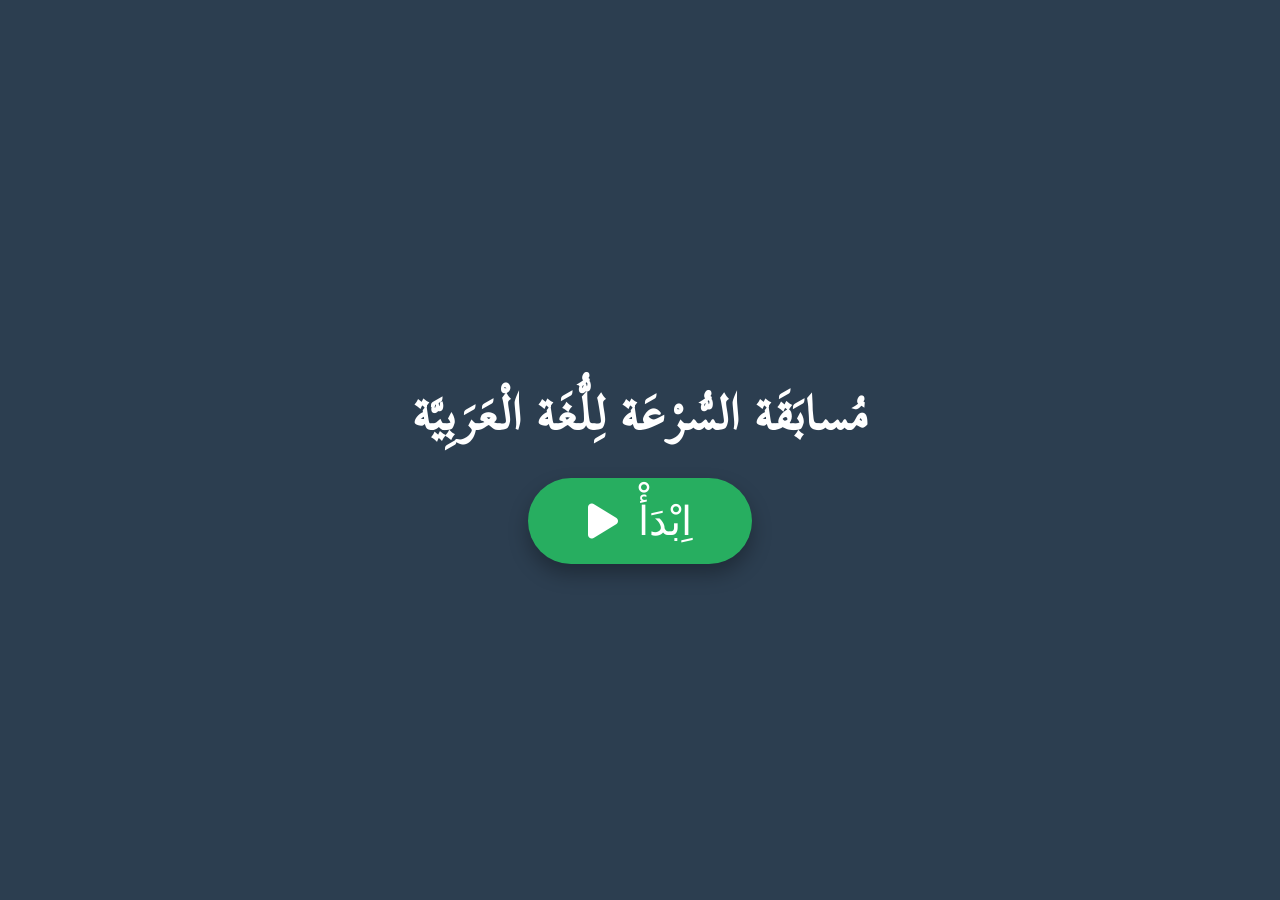
<file: sestesti.html>
<!DOCTYPE html>
<html lang="ar" dir="rtl">
<head>
    <meta charset="UTF-8">
    <meta name="viewport" content="width=device-width, initial-scale=1.0, maximum-scale=1.0, user-scalable=no">
    <title>Arapça Hız Yarışı - Lightning Edition</title>
    <!-- Font Awesome İkon Kütüphanesi -->
    <link rel="stylesheet" href="https://cdnjs.cloudflare.com/ajax/libs/font-awesome/6.4.0/css/all.min.css">
    <style>
        @font-face {
    font-family: 'Arakom';
    src: url('arakom.ttf') format('truetype');
    font-weight: normal;
    font-style: normal;
    font-display: swap;
}

        :root {
            --p1-color: #e0f2fe;
            --p2-color: #f0fdf4;
            --bg-dark: #f8fafc;
            --accent-gold: #fbbf24;
           --font-main: 'Arakom', 'Segoe UI', Tahoma, Geneva, Verdana, sans-serif;
            --text-main: #1e293b;
        }

 body, html, .option-btn, h1 {
    font-family: var(--font-main) !important;
}

       /* Ana Ekran Header Yapısı[cite: 1] */
header {
    background: white;
    padding: 10px 70px;
    text-align: center;
    box-shadow: 0 2px 10px rgba(0,0,0,0.05);
    display: flex;
    justify-content: center;
    align-items: center;
    min-height: 60px;
}

.home-btn {
    position: absolute;
    
    top: 50%;
    transform: translateY(-50%);
    width: 45px; height: 45px;
    border-radius: 50%;
    background-color: #fff;
    color: var(--primary-color);
    border: 2px solid #e9ecef;
    display: flex; align-items: center; justify-content: center;
    text-decoration: none;
    box-shadow: 0 2px 5px rgba(0,0,0,0.05);
}

        body, html {
            margin: 0; padding: 0; width: 100%; height: 100%;
            overflow: hidden; font-family: var(--font-main);
            background: var(--bg-dark); color: var(--text-main);
        }

        .back-btn {
            position: absolute; top: 20px; left: 20px; z-index: 1000;
            background: #f87171; color: white; padding: 12px 20px;
            border-radius: 15px; text-decoration: none; font-size: 1.5rem;
        }

        #game-container { display: flex; width: 100vw; height: 100vh; }

        .player-zone {
            flex: 1; display: flex; flex-direction: column;
            align-items: center; justify-content: space-between;
            padding: 40px 0; position: relative; border: 1px solid rgba(0,0,0,0.05);
        }

        #p1-zone { background: var(--p1-color); }
        #p2-zone { background: var(--p2-color); }

        .header-panel {
            display: flex; flex-direction: column; align-items: center;
            gap: 15px; width: 100%;
        }

        .score-board {
            font-size: 5vh; color: var(--text-main); background: rgba(255,255,255,0.8);
            padding: 10px 30px; border-radius: 60px; font-weight: normal;
            box-shadow: 0 4px 6px -1px rgba(0,0,0,0.1);
        }

        .progress-container {
            width: 80%; height: 20px; background: rgba(0,0,0,0.05);
            border-radius: 10px; display: flex; overflow: hidden;
        }

        .progress-segment {
            flex: 1; border-right: 1px solid rgba(0,0,0,0.05);
            transition: background 0.3s;
        }

        .options-container {
            display: flex; flex-direction: column; gap: 3vh;
            width: 85%; max-width: 400px; margin-bottom: 20px;
        }

        .option-btn {
            padding: 4vh 2vh; font-size: 5vh; border: 1px solid #e2e8f0;
            border-radius: 25px; cursor: pointer; background: #ffffff;
            box-shadow: 0 6px 0 #cbd5e1; font-family: var(--font-main); font-weight: normal;
        }

        .option-btn:disabled { opacity: 0.8; }

        .floating-score {
            position: absolute; top: 50%; left: 50%; transform: translate(-50%, -50%);
            font-size: 8vh; font-weight: bold; pointer-events: none; z-index: 500;
            white-space: nowrap; animation: floatUpSlow 3s ease-out forwards;
        }

        @keyframes floatUpSlow {
            0% { transform: translate(-50%, -50%); opacity: 0; }
            20% { opacity: 1; }
            100% { transform: translate(-50%, -400%); opacity: 0; }
        }

        /* Modernize Edilmiş Ses Butonu */
        #audio-trigger {
            position: absolute; top: 50%; left: 50%;
            transform: translate(-50%, -50%);
            width: 120px; height: 120px; border-radius: 50%;
            background: linear-gradient(135deg, #fbbf24, #f59e0b);
            border: 5px solid white; color: white;
            font-size: 50px; cursor: pointer; z-index: 100;
            display: flex; align-items: center; justify-content: center;
            box-shadow: 0 10px 25px -5px rgba(245, 158, 11, 0.4);
            animation: pulse-glow 2s infinite;
            transition: all 0.3s cubic-bezier(0.175, 0.885, 0.32, 1.275);
        }

        #audio-trigger:hover { transform: translate(-50%, -50%) scale(1.1); }
        #audio-trigger:active { transform: translate(-50%, -50%) scale(0.95); }

        @keyframes pulse-glow {
            0%, 100% { transform: translate(-50%, -50%) scale(1); box-shadow: 0 10px 25px -5px rgba(245, 158, 11, 0.4); }
            50% { transform: translate(-50%, -50%) scale(1.08); box-shadow: 0 15px 35px -5px rgba(245, 158, 11, 0.6); }
        }

        .lightning {
            position: absolute; top: 0; left: 0; width: 100%; height: 100%;
            background: white; opacity: 0; pointer-events: none; z-index: 400;
        }

        @keyframes flash {
            0%, 100% { opacity: 0; }
            10%, 30% { opacity: 0.4; }
            20% { opacity: 0.8; }
        }

        #round-overlay {
            position: fixed; top: 0; left: 0; width: 100%; height: 100%;
            background: rgba(255,255,255,0.95); color: var(--text-main);
            display: none; flex-direction: column; align-items: center;
            justify-content: center; z-index: 2000;
        }
       
       
@keyframes highlight-pulse {
    0% { transform: translate(-50%, -50%) scale(1); box-shadow: 0 0 0 0px rgba(251, 191, 36, 0.7); }
    70% { transform: translate(-50%, -50%) scale(1.2); box-shadow: 0 0 0 30px rgba(251, 191, 36, 0); }
    100% { transform: translate(-50%, -50%) scale(1); box-shadow: 0 0 0 0px rgba(251, 191, 36, 0); }
}

.button-highlight {
    animation: highlight-pulse 1.5s infinite !important;
    border: 6px solid #fff !important;
    background: #f59e0b !important;
}        

    </style>
</head>
<body>
<div id="start-screen" dir="rtl" style="position: fixed; top: 0; left: 0; width: 100%; height: 100%; background: #2c3e50; display: flex; flex-direction: column; align-items: center; justify-content: center; z-index: 5000; color: white; font-family: var(--font-main);">
    <h1 style="font-size: 3.5rem; margin-bottom: 20px;">مُسابَقَة السُّرْعَة لِلُّغَة الْعَرَبِيَّة</h1>
    
    <button id="real-start-btn" onclick="startGameWithAudio()" dir="ltr" style="padding: 20px 60px; font-size: 2.5rem; border-radius: 50px; cursor: pointer; background: #27ae60; color: white; border: none; box-shadow: 0 10px 20px rgba(0,0,0,0.3); transition: 0.3s; display: flex; align-items: center; justify-content: center; gap: 20px;">
        <i class="fas fa-play"></i> 
        <span dir="rtl">اِبْدَأْ</span>
    </button>
</div>
<!-- Sol Tarafa Alınmış Home Butonu ve Header Yapısı[cite: 1] -->
<header style="background: white; padding: 10px 70px; text-align: center; box-shadow: 0 2px 10px rgba(0,0,0,0.05); position: relative; display: flex; justify-content: center; align-items: center; min-height: 60px; z-index: 1000;">
    
    <!-- Home Butonu SOL tarafa yerleştirildi[cite: 1] -->
    <a href="index.html" class="home-btn" title="Ana Sayfaya Dön" style="position: absolute; left: 20px; top: 50%; transform: translateY(-50%); width: 45px; height: 45px; border-radius: 50%; background-color: #fff; color: #2c3e50; border: 2px solid #e9ecef; display: flex; align-items: center; justify-content: center; text-decoration: none; transition: all 0.3s ease; box-shadow: 0 2px 5px rgba(0,0,0,0.05);">
        <svg viewBox="0 0 24 24" width="24" height="24" fill="currentColor">
            <path d="M10 20v-6h4v6h5v-8h3L12 3 2 12h3v8z"/>
        </svg>
    </a>

    <div class="header-text">
        <h1 style="color: #2c3e50; margin: 0; font-size: 2.5rem; font-family: sans-serif;">   اِسْتَمِعْ وَاخْتَرْ‫.‬</h1>
    </div>
</header>

<div id="round-overlay" style="background: rgba(44, 62, 80, 0.95); color: white;">
    <h1 id="winner-text" style="font-size: 4rem;">Tur Bitti!</h1>
    <p id="final-scores" style="font-size: 2.5rem; margin-bottom: 30px;"></p>
    <button onclick="resetGame()" style="padding: 15px 40px; font-size: 24px; border-radius: 15px; cursor: pointer; background: #27ae60; color: white; border: none; transition: 0.3s;"> لاعِب آخَر</button>
</div>

<div id="lightning-fx" class="lightning"></div>

<!-- Modernize Edilmiş Ses Butonu[cite: 2] -->
<button id="audio-trigger" onclick="playCurrentAudio()" style="box-shadow: 0 10px 25px rgba(245, 158, 11, 0.4); border: 4px solid white;">
    <i class="fas fa-volume-high"></i>
</button>

<div id="game-container" style="height: calc(100vh - 80px);">
    <div id="p1-zone" class="player-zone" style="background: #f0f8ff; border-right: 1px solid rgba(0,0,0,0.05);">
        <div class="header-panel">
            <div class="score-board" style="box-shadow: 0 2px 8px rgba(0,0,0,0.1); border-radius: 20px; background: white; color: #2c3e50;">P1: <span id="p1-score">0</span></div>
            <div class="progress-container" id="p1-progress" style="background: rgba(0,0,0,0.05);"></div>
        </div>
        <div class="options-container" id="p1-options"></div>
    </div>

    <div id="p2-zone" class="player-zone" style="background: #fdf2f2;">
        <div class="header-panel">
            <div class="score-board" style="box-shadow: 0 2px 8px rgba(0,0,0,0.1); border-radius: 20px; background: white; color: #2c3e50;">P2: <span id="p2-score">0</span></div>
            <div class="progress-container" id="p2-progress" style="background: rgba(0,0,0,0.05);"></div>
        </div>
        <div class="options-container" id="p2-options"></div>
    </div>
</div>

<script>
const words = [
    // Fiiller ve Hareket (Eylemler)
    { tr: 'oturuyorum / yaşıyorum', ar: 'أَسْكُنُ' },
    { tr: ' biniyorum', ar: 'أَرْكَبُ' },
    { tr: 'yöneliyorum', ar: 'أَتَّجِهُ' },
    { tr: 'yolculuk yapıyorum', ar: 'أُسافِرُ' },
    { tr: 'gidiyorum', ar: 'أَذْهَبُ' },
    { tr: 'dönüyorum', ar: 'أَرْجِعُ' },
    { tr: 'ulaşıyorum / varıyorum', ar: 'تَصِلُ' },
    { tr: 'iniyorum', ar: 'أَنْزِلُ' },
    { tr: 'geç (karşıya geç)', ar: 'اُعْبُرْ' },
    { tr: 'yürü', ar: 'اِمْشِ' },
    { tr: 'dur', ar: 'قِفْ' },
    { tr: 'çıkıyorum', ar: 'أَخْرُجُ' },

    // Ulaşım Araçları ve Yolları
    { tr: 'bisiklet', ar: 'الدَّرّاجَة' },
    { tr: 'uçak', ar: 'الطّائِرَة' },
    { tr: 'araba', ar: 'السَّيّارَة' },
    { tr: 'tren', ar: 'القِطار' },
    { tr: 'gemi', ar: 'السَّفينَة' },
    { tr: 'metro', ar: 'المِتْرو' },
    { tr: 'otobüs', ar: 'الحافِلَة' },
    { tr: 'yürüyerek (yaya)', ar: 'مَشْيًا' },
    { tr: 'deniz yoluyla', ar: 'بَحْرًا' },
    { tr: 'kara yoluyla', ar: 'بَرًّا' },
    { tr: 'hava yoluyla', ar: 'جَوًّا' },

    // Mekanlar ve Duraklar
    { tr: 'okul', ar: 'المَدْرَسَة' },
    { tr: 'hastane', ar: 'المُسْتَشْفى' },
    { tr: 'cami', ar: 'المَسْجِد' },
    { tr: 'kütüphane', ar: 'المَكْتَبَة' },
    { tr: 'çarşı / pazar', ar: 'السّوق' },
    { tr: 'durak', ar: 'المَوْقِف' },
    { tr: 'istasyon', ar: 'مَحَطَّة' },
    { tr: 'yol / cadde', ar: 'الشّارِع' },
    { tr: 'adres', ar: 'العُنْوان' },

    // Yönler ve Konumlar
    { tr: 'sağ', ar: 'اليَمين' },
    { tr: 'sol', ar: 'اليَسار' },
    { tr: 'ön / önünde', ar: 'أَمام' },
    { tr: 'ileri / öne doğru', ar: 'إِلى الأَمام' },
    { tr: 'biraz', ar: 'قَليلًا' },

    // Sıfatlar ve Karşılaştırma
    { tr: 'eski', ar: 'قَديمَة' },
    { tr: 'yeni', ar: 'حَديثَة / جَديد' },
    { tr: 'yavaş', ar: 'بَطيئَة' },
    { tr: 'hızlı', ar: 'سَريعَة' },
    { tr: 'daha eski', ar: 'أَقْدَم' },
    { tr: 'daha yeni', ar: 'أَحْدَث' },
    { tr: 'daha yavaş', ar: 'أَبْطَأ' },
    { tr: 'daha hızlı', ar: 'أَسْرَع' },

    // Önemli İfadeler
    { tr: 'nasıl giderim?', ar: 'كَيْف أَذْهَبُ؟' },
    { tr: 'trafik ışıkları', ar: 'إِشارات المُرور' },
    { tr: 'kırmızı ışık', ar: 'الضَّوء الأَحْمَر' },
    { tr: 'sarı ışık', ar: 'الضَّوْء الأَصْفَر' },
    { tr: 'yeşil ışık', ar: 'الضَّوء الأَخْضَر' },
    { tr: 'her sabah', ar: 'كُلّ صَباح' },
    { tr: 'tatilde', ar: 'في العُطْلَة' }
];

let scores = { p1: 0, p2: 0 };
let roundStep = 0, maxRounds = 5, roundActive = false;
let currentWord = null, usedWordsInRound = [];
let playerResponses = {};
let roundStartTime = 0;
let isFirstRoundOfGame = true; // İlk tur takibi için

function initProgressBars() {
    ['p1', 'p2'].forEach(p => {
        const container = document.getElementById(`${p}-progress`);
        container.innerHTML = '';
        for(let i=0; i<maxRounds; i++) {
            const seg = document.createElement('div');
            seg.className = 'progress-segment';
            seg.id = `${p}-seg-${i}`;
            container.appendChild(seg);
        }
    });
}

// Oyunu başlatan ana fonksiyon
function startGameWithAudio() {
    const introAudio = new Audio('yonergesestesti.mp3');
    document.getElementById('start-screen').style.display = 'none';

    // Yönerge sesi bittiğinde ilk tur akışını başlat
    introAudio.onended = () => {
        startFirstRoundFlow();
    };

    introAudio.play().catch(e => {
        console.log("Ses dosyası hatası, direkt başlatılıyor.");
        startFirstRoundFlow();
    });
}

function startFirstRoundFlow() {
    // Ses butonunu vurgula (Sarı buton parlamaya başlar)
    const audioBtn = document.getElementById('audio-trigger');
    audioBtn.classList.add('button-highlight'); 
    
    // İlk turu hazırla
    isFirstRoundOfGame = true;
    initRound();
}

function initRound() {
    if (roundStep >= maxRounds) { showEndScreen(); return; }
    roundActive = true;
    playerResponses = {};
    
    let availableWords = words.filter(w => !usedWordsInRound.includes(w.tr));
    currentWord = availableWords[Math.floor(Math.random() * availableWords.length)];
    usedWordsInRound.push(currentWord.tr);
    
    setupOptions('p1');
    setupOptions('p2');
    
    // İlk tura özel gecikmeli ve vurgulu başlangıç
    if (isFirstRoundOfGame) {
        setTimeout(() => {
            playCurrentAudio();
            document.getElementById('audio-trigger').classList.remove('button-highlight');
            roundStartTime = Date.now();
            isFirstRoundOfGame = false;
        }, 1500);
    } else {
        // Diğer turlar normal hızda
        setTimeout(() => { 
            playCurrentAudio(); 
            roundStartTime = Date.now();
        }, 800);
    }
}

function playCurrentAudio() {
    if(currentWord) {
        const icon = document.querySelector('#audio-trigger i');
        icon.classList.replace('fa-volume-high', 'fa-volume-low');
        
        const audio = new Audio(`https://translate.google.com/translate_tts?ie=UTF-8&q=${encodeURIComponent(currentWord.ar)}&tl=ar&client=tw-ob`);
        audio.play();
        
        audio.onended = () => {
            icon.classList.replace('fa-volume-low', 'fa-volume-high');
        };
    }
}

function setupOptions(player) {
    const container = document.getElementById(`${player}-options`);
    container.innerHTML = '';
    let choices = [currentWord];
    while(choices.length < 3) {
        let rand = words[Math.floor(Math.random() * words.length)];
        if(!choices.find(c => c.tr === rand.tr)) choices.push(rand);
    }
    choices.sort(() => 0.5 - Math.random());

    choices.forEach(choice => {
        const btn = document.createElement('button');
        btn.className = 'option-btn';
        btn.innerText = choice.ar;
        btn.onclick = () => handleInput(player, choice, btn);
        container.appendChild(btn);
    });
}

function handleInput(player, choice, btn) {
    if (!roundActive || playerResponses[player]) return;
    
    const responseTime = Date.now() - roundStartTime;
    playerResponses[player] = {
        isCorrect: choice.tr === currentWord.tr,
        time: responseTime,
        btn: btn
    };

    btn.style.background = "#94a3b8"; 
    btn.style.color = "white";
    document.querySelectorAll(`#${player}-options .option-btn`).forEach(b => b.disabled = true);

    if (Object.keys(playerResponses).length === 2) {
        roundActive = false;
        processResults();
    }
}

function processResults() {
    const p1 = playerResponses.p1;
    const p2 = playerResponses.p2;

    const calculatePoints = (res) => {
        if (!res.isCorrect) return -50;
        let speedBonus = Math.max(0, 50 - (res.time / 100)); 
        return Math.round(150 + speedBonus);
    };

    const p1Points = calculatePoints(p1);
    const p2Points = calculatePoints(p2);

    ['p1', 'p2'].forEach(p => {
        const res = playerResponses[p];
        const pts = (p === 'p1') ? p1Points : p2Points;
        const seg = document.getElementById(`${p}-seg-${roundStep}`);
        
        res.btn.style.background = res.isCorrect ? "#22c55e" : "#ef4444";
        seg.style.background = res.isCorrect ? "#22c55e" : "#ef4444";
        
        scores[p] = Math.max(0, scores[p] + pts);
        showFloatingScore(p, pts);
    });

    if (p1.isCorrect && p2.isCorrect) {
        const faster = p1.time < p2.time ? 'p1' : 'p2';
        triggerLightning(faster);
    } else if (p1.isCorrect && !p2.isCorrect) {
        triggerLightning('p1');
    } else if (p2.isCorrect && !p1.isCorrect) {
        triggerLightning('p2');
    }

    setTimeout(() => {
        updateScores();
        roundStep++;
        setTimeout(initRound, 1500);
    }, 1000);
}

function showFloatingScore(player, pts) {
    const zone = document.getElementById(`${player}-zone`);
    const el = document.createElement('div');
    el.className = 'floating-score';
    el.innerText = pts >= 0 ? `+${pts}` : pts;
    el.style.color = pts >= 0 ? "#16a34a" : "#dc2626";
    zone.appendChild(el);
    setTimeout(() => el.remove(), 3000);
}

function triggerLightning(player) {
    const fx = document.getElementById('lightning-fx');
    fx.style.animation = 'none';
    void fx.offsetWidth;
    fx.style.animation = 'flash 0.5s ease-out';
    
    const zone = document.getElementById(`${player}-zone`);
    const bolt = document.createElement('div');
    bolt.innerHTML = "⚡ !أَسْرَع";
    bolt.style.cssText = `
        position: absolute;
        font-size: 5rem;
        color: #fbbf24;
        top: 50%; 
        left: 50%;
        transform: translate(-50%, -50%); 
        z-index: 600;
        font-weight: 900;
        text-shadow: -2px -2px 0 #000, 2px -2px 0 #000, -2px 2px 0 #000, 2px 2px 0 #000, 0px 0px 20px rgba(251, 191, 36, 0.8);
        pointer-events: none;
        white-space: nowrap;
        font-family: var(--font-main);
    `;
    zone.appendChild(bolt);
    
    setTimeout(() => {
        bolt.style.transition = "all 0.4s ease-in";
        bolt.style.opacity = "0";
        bolt.style.transform = "translate(-50%, -70%) scale(1.2)";
        setTimeout(() => bolt.remove(), 400);
    }, 800);
}

function updateScores() {
    document.getElementById('p1-score').innerText = scores.p1;
    document.getElementById('p2-score').innerText = scores.p2;
}

function showEndScreen() {
    const overlay = document.getElementById('round-overlay');
    overlay.style.display = 'flex';
    const winTxt = document.getElementById('winner-text');
    if(scores.p1 > scores.p2) winTxt.innerText = "🏆 👤1";
    else if(scores.p2 > scores.p1) winTxt.innerText = "🏆 👤2";
    else winTxt.innerText = "🤝 DOSTLUK KAZANDI!";
    document.getElementById('final-scores').innerText = `P1: ${scores.p1} - P2: ${scores.p2}`;
}

function resetGame() {
    scores = { p1: 0, p2: 0 };
    roundStep = 0; usedWordsInRound = [];
    isFirstRoundOfGame = true;
    document.getElementById('round-overlay').style.display = 'none';
    updateScores(); initProgressBars(); initRound();
}

// Sayfa yüklendiğinde hazırlık yap
window.onload = () => {
    initProgressBars();
};


</script>
</body>
</html>
</file>
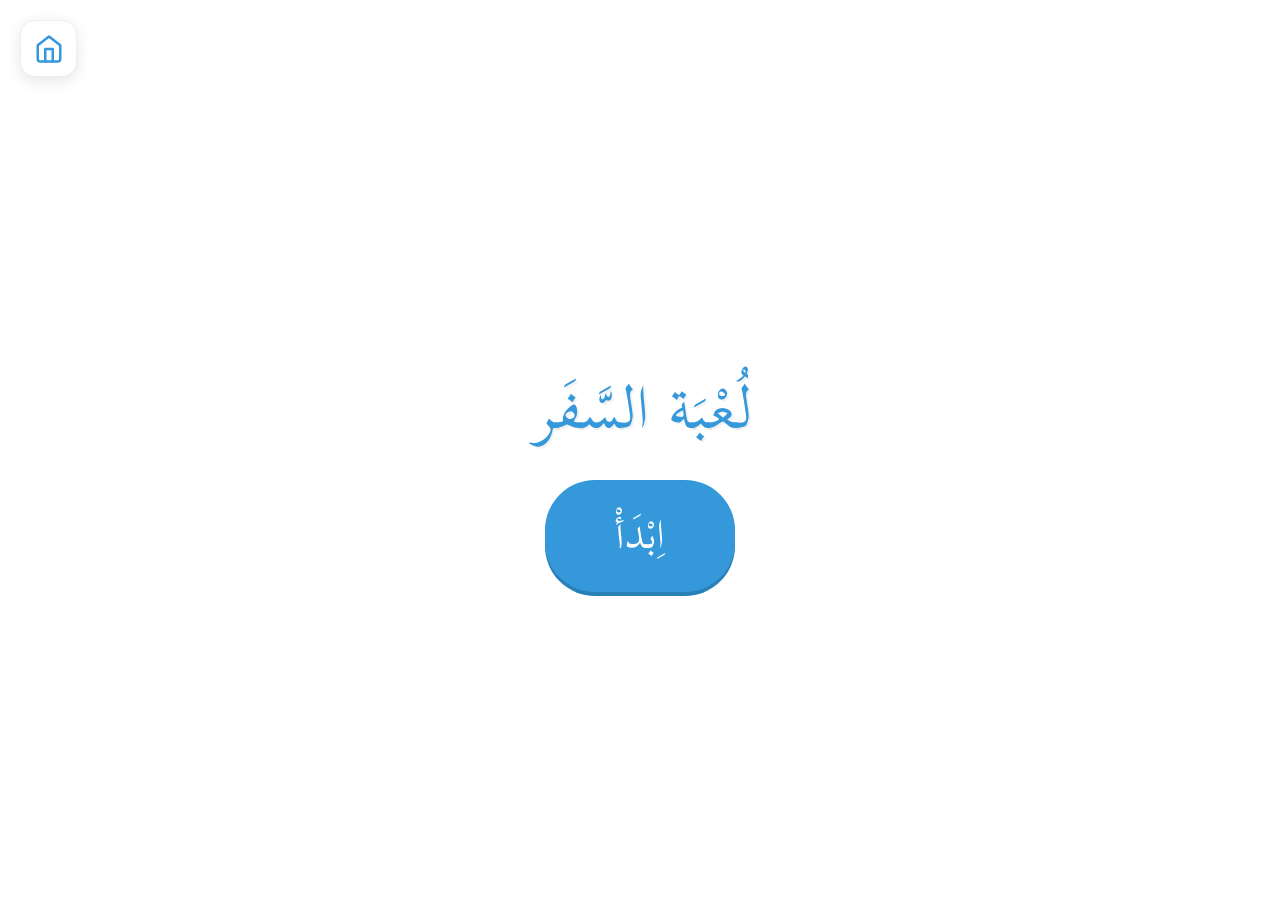
<file: seyahat.html>
<!DOCTYPE html>
<html lang="ar" dir="rtl">
<head>
    <meta charset="UTF-8">
    <meta name="viewport" content="width=device-width, initial-scale=1.0">
    <title>لُعْبَة السَّفَر</title>
    <link rel="stylesheet" href="style.css">
    <style>
    h1, h2, h3, h4, h5, h6, strong, b { font-weight: normal !important; }

        /* --- CİHAZ DÖNDÜRME UYARISI VE MOBİL YATAY KLAVYE DESTEĞİ --- */
        #rotate-message {
            display: none; 
            position: fixed;
            top: 0; left: 0; width: 100%; height: 100%;
            background-color: #2c3e50; 
            z-index: 99999; 
            flex-direction: column;
            align-items: center; justify-content: center;
            color: white; text-align: center;
        }
        .phone-animation {
            width: 60px; height: 100px;
            border: 4px solid white; border-radius: 10px;
            animation: rotate-phone 2s infinite ease-in-out;
            margin-bottom: 20px; position: relative;
        }
        .phone-animation::before {
            content: ''; position: absolute;
            top: 10px; left: 50%; transform: translateX(-50%);
            width: 20%; height: 4px; background: white; border-radius: 2px;
        }
        @keyframes rotate-phone {
            0% { transform: rotate(90deg); opacity: 1; }
            25% { transform: rotate(0deg); opacity: 1; }
            70% { transform: rotate(0deg); opacity: 1; }
            100% { transform: rotate(0deg); opacity: 0; }
        }
        .rotate-text { font-size: 2.5rem; font-family: 'Arakom', Tahoma, sans-serif; }

        @media only screen and (max-height: 900px) and (orientation: landscape) and (pointer: coarse) {
            #rotate-message { display: flex !important; }
        }
    </style>
</head>
<body>

    <!-- CİHAZ DÖNDÜRME UYARISI (TÜM OYUNLAR ORTAK) -->
    <div id="rotate-message" style="display: none;">
        <div class="phone-animation"></div>
        <div class="rotate-text">يُرْجى تَدْوير الجِهاز</div> 
    </div>

    <script src="data.js"></script>
    <script src="script.js"></script>
</body>
</html>
</file>
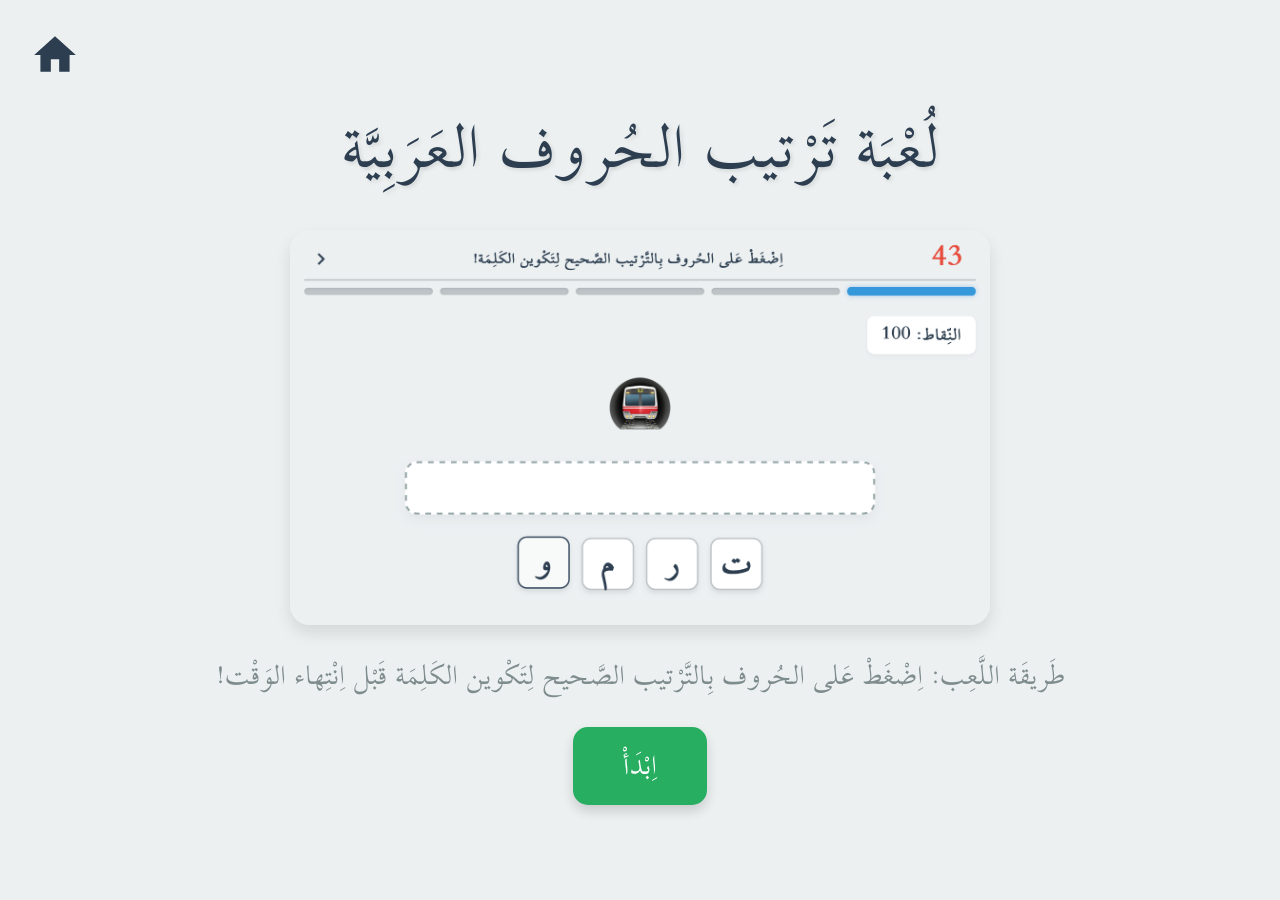
<file: yaz.html>
<!DOCTYPE html>
<html lang="ar" dir="rtl">
<head>
    <meta charset="UTF-8">
    <meta name="viewport" content="width=device-width, initial-scale=1.0">
    <title>لُعْبَة تَرْتيب الحُروف العَرَبِيَّة</title>
    <style>
    h1, h2, h3, h4, h5, h6, strong, b { font-weight: normal !important; }

        /* Arakom Yazı Tipi Tanımlaması */
        @font-face {
            font-family: 'Arakom';
            src: url('arakom.ttf') format('truetype');
            font-weight: normal;
            font-style: normal;
        }

        :root {
            --primary-color: #2c3e50;
            --accent-color: #27ae60;
            --error-color: #e74c3c;
            --bg-color: #ecf0f1;
            --text-color: #2c3e50;
            --card-bg: #ffffff;
        }

        * {
            box-sizing: border-box;
            margin: 0;
            padding: 0;
            user-select: none;
        }

        /* Tüm belgede Arakom kullanımı */
        body {
            font-family: 'Arakom', 'Segoe UI', Tahoma, Geneva, Verdana, sans-serif;
            background-color: var(--bg-color);
            color: var(--text-color);
            width: 100vw;
            height: 100vh;
            overflow: hidden;
            display: flex;
            justify-content: center;
            align-items: center;
        }

        /* --- شاشات اللعبة --- */
        #start-screen, #game-screen, #result-screen {
            width: 100vw;
            height: 100vh;
            display: flex;
            flex-direction: column;
            padding: 30px;
            box-sizing: border-box;
        }

        #game-screen, #result-screen {
            display: none;
        }

        /* --- الهيدر (العناصر العلوية) --- */
        /* 4. Oyun alanındaki üst çubuğun (Header) yüksekliğini dinamik yapalım */
        header {
            display: flex;
            justify-content: space-between;
            align-items: center;
            width: 100%;
            padding: 2px 0;
            border-bottom: 3px solid #bdc3c7;
        }

        .icon-btn {
            background: none;
            border: none;
            cursor: pointer;
            padding: 10px;
            border-radius: 50%;
            transition: background 0.3s, transform 0.2s;
            display: flex;
            align-items: center;
            justify-content: center;
        }

        .icon-btn:hover {
            background: #d5dbdb;
            transform: scale(1.1);
        }

        .icon-btn svg {
            width: 50px;
            height: 50px;
            fill: var(--text-color);
        }

        .instruction-text {
            font-size: 3.2rem;
            font-weight: normal;
            text-align: center;
            flex-grow: 1;
            color: var(--primary-color);
            margin: 5px 0;
        }

        .timer-modern {
            position: absolute;
            left: 30px;
            top: 220px;
            width: 120px;
            height: 120px;
            background: #ffffff;
            border-radius: 50%;
            display: flex;
            align-items: center;
            justify-content: center;
            box-shadow: 0 10px 25px rgba(231, 76, 60, 0.2), inset 0 0 0 8px #f1c40f;
            border: 4px solid #fff;
            z-index: 10;
            transition: all 0.3s ease;
        }
        
        .timer-modern .timer-text {
            font-size: 3.5rem;
            color: #e74c3c;
            margin-top: 5px;
        }

        @keyframes timerPulse {
            0% { transform: scale(1); box-shadow: 0 10px 25px rgba(231, 76, 60, 0.2), inset 0 0 0 8px #f1c40f; }
            50% { transform: scale(1.05); box-shadow: 0 15px 35px rgba(231, 76, 60, 0.4), inset 0 0 0 8px #e74c3c; }
            100% { transform: scale(1); box-shadow: 0 10px 25px rgba(231, 76, 60, 0.2), inset 0 0 0 8px #f1c40f; }
        }
        
        .timer-modern.danger {
            animation: timerPulse 1s infinite;
        }

        /* --- شريط التقدم (Progress Bar) - Çizgi Görünümü İçin İnceldi --- */
        .progress-bar {
            display: flex;
            justify-content: space-between;
            gap: 15px;
            width: 100%;
            height: 25px;
            margin-top: 15px;
        }

        .progress-step {
            flex: 1;
            background-color: #bdc3c7;
            border-radius: 8px;
            transition: all 0.3s ease;
            box-shadow: inset 0 2px 4px rgba(0,0,0,0.1);
        }

        .progress-step.active {
            background-color: #3498db;
            transform: scaleY(1.2); /* Sadece dikeyde hafif büyür */
            box-shadow: 0 0 10px rgba(52, 152, 219, 0.5);
        }

        .progress-step.correct {
            background-color: var(--accent-color);
        }

        .progress-step.wrong {
            background-color: var(--error-color);
            animation: shake 0.3s ease-in-out;
        }

        /* --- محتوى شاشة البداية --- */
        /* 1. Başlangıç ekranındaki boşlukları ekran yüksekliğine (vh) duyarlı yapalım */
        .start-content {
            flex-grow: 1;
            display: flex;
            flex-direction: column;
            justify-content: center;
            align-items: center;
            text-align: center;
            gap: 3vh; /* Sabit 40px yerine ekran yüksekliğine göre boşluk */
        }
        .start-content h1 {
            font-size: 4.5rem;
            color: var(--primary-color);
            text-shadow: 2px 2px 4px rgba(0,0,0,0.1);
        }

        .start-content p {
            font-size: 2rem;
            color: #7f8c8d;
        }

        .main-btn {
            font-size: 2rem; /* Eskiden 3rem idi, küçültüldü */
            font-weight: normal;
            padding: 15px 50px; /* Eskiden 20px 80px idi, boşluklar azaltıldı */
            background-color: var(--accent-color);
            color: white;
            border: none;
            border-radius: 15px; /* Köşe yuvarlaması hafifçe daraltıldı */
            cursor: pointer;
            box-shadow: 0 6px 12px rgba(0,0,0,0.15); /* Gölge boyutu butona uyarlandı */
            transition: all 0.2s;
            font-family: 'Arakom', sans-serif;
        }

        .main-btn:hover {
            background-color: #219653;
            transform: translateY(-4px);
            box-shadow: 0 12px 20px rgba(0,0,0,0.2);
        }

        .main-btn:active {
            transform: translateY(2px);
        }

        /* --- محتوى شاشة اللعب --- */
        .game-content {
            flex-grow: 1;
            display: flex;
            flex-direction: column;
            justify-content: space-around;
            align-items: center;
            width: 100%;
            height: 84%;
            padding: 20px 0;
        }

        .score-board {
            position: absolute;
            right: 30px;
            top: 90px;
            font-size: 2.5rem;
            font-weight: normal;
            color: var(--primary-color);
            background: white;
            padding: 10px 30px;
            border-radius: 15px;
            box-shadow: 0 4px 6px rgba(0,0,0,0.05);
            z-index: 10;
        }
        
        .game-content {
            display: flex;
            flex-direction: column;
            align-items: center;
            justify-content: flex-end;
            flex-grow: 1;
            width: 100%;
            position: relative;
            padding-bottom: 20px;
        }

        .emoji {
            font-size: 12rem;
            line-height: 1;
            animation: bounce 2s infinite;
            margin: auto 0;
        }

        .word-box {
            font-size: 5rem;
            min-height: 7rem;
            width: 70%;
            max-width: 1000px;
            padding: 10px 40px;
            background: var(--card-bg);
            border: 4px dashed #95a5a6;
            border-radius: 25px;
            text-align: center;
            display: flex;
            align-items: center;
            justify-content: center;
            box-shadow: 0 10px 20px rgba(0,0,0,0.05);
            margin-bottom: 30px;
        }

        .letters-container {
            display: flex;
            flex-wrap: wrap;
            justify-content: center;
            gap: 25px;
            width: 90%;
            max-width: 1200px;
        }

        .letter-btn {
            font-size: 4.5rem;
            font-weight: normal;
            background: var(--card-bg);
            border: 3px solid #bdc3c7;
            border-radius: 20px;
            min-width: 130px;
            height: 130px;
            display: flex;
            align-items: center;
            justify-content: center;
            cursor: pointer;
            box-shadow: 0 6px 10px rgba(0,0,0,0.1);
            transition: all 0.2s;
            color: var(--primary-color);
            font-family: 'Arakom', sans-serif;
        }

        .letter-btn:hover {
            background: #f8f9f9;
            border-color: #34495e;
            transform: translateY(-3px);
        }

        .letter-btn.error {
            background: var(--error-color);
            color: white;
            border-color: var(--error-color);
        }

        .hidden {
            visibility: hidden;
            opacity: 0;
            transform: scale(0.8);
            transition: all 0.2s;
        }

        /* 2. Resim genişliğini korurken yüksekliğini sınırlandıralım ki buton aşağı taşmasın */
        .start-img {
            width: 100%;
            max-width: 700px;
            max-height: 50vh; /* Ekran yüksekliğinin %35'ini geçmesin */
            height: auto;
            border-radius: 20px;
            box-shadow: 0 8px 16px rgba(0,0,0,0.1);
            object-fit: contain;
        }

         /* 3. Anasayfa ikonu için serbest (bağımsız) konumlandırma sınıfı */
        .home-free-btn {
            position: absolute;
            top: 20px;
            left: 20px; /* Ekranın sol üst köşesine sabitler */
            z-index: 100;
        }

        /* --- شاشة النتيجة (Sonuç Ekranı) --- */
        #result-screen {
            justify-content: center;
            align-items: center;
        }

        .result-card {
            background: var(--card-bg);
            padding: 60px;
            border-radius: 30px;
            box-shadow: 0 15px 40px rgba(0,0,0,0.15);
            text-align: center;
            display: flex;
            flex-direction: column;
            gap: 30px;
            border: 5px solid var(--accent-color);
            min-width: 50%;
        }

        .result-card h1 {
            font-size: 5rem;
            margin: 0;
        }

        .result-card .final-score {
            font-size: 6rem;
            color: var(--text-color);
            font-weight: normal;
            margin: 20px 0;
        }

        #home-btn {
            background-color: var(--primary-color);
        }
        #home-btn:hover {
            background-color: #1a252f;
        }

        /* --- الرسوم المتحركة --- */
        @keyframes bounce {
            0%, 100% { transform: translateY(0); }
            50% { transform: translateY(-15px); }
        }

        @keyframes shake {
            0%, 100% { transform: translateX(0); }
            20%, 60% { transform: translateX(-8px); }
            40%, 80% { transform: translateX(8px); }
        }
    /* --- استجابة الجوال (Mobil Uyum - Responsive Design) --- */
        @media (max-width: 768px) {
            body {
                overflow: hidden !important; /* Scroll yasaklandı, her şey ekrana sığacak */
            }
            .instruction-text { font-size: 1.5rem; margin: 2px 0; }
            .start-content { gap: 2vh; }
            .start-content h1 { font-size: 2rem; margin-bottom: 5px; }
            .start-content p { font-size: 1rem; }
            .main-btn { font-size: 1.2rem; padding: 8px 25px; }
            .icon-btn svg { width: 30px; height: 30px; }

            .timer-modern {
                top: 180px; left: 10px;
                width: 65px; height: 65px;
                border-width: 3px;
            }
            .timer-modern .timer-text { font-size: 2rem; margin-top: 0; }
            
            .score-board {
                top: 180px; right: 10px;
                font-size: 1.6rem;
                padding: 6px 14px;
            }

            .game-content { padding: 5px 0; justify-content: space-evenly; position: static !important; }
            .emoji { font-size: clamp(5rem, 18vh, 8rem); margin: 10px 0; flex-shrink: 1; }
            
            .word-box {
                font-size: 2.5rem;
                min-height: 4rem;
                width: 98%;
                padding: 5px 15px;
                margin-bottom: 5px;
            }
            
            .letters-container { gap: 5px; width: 100%; justify-content: center; }
            
            .letter-btn {
                font-size: 2.2rem;
                min-width: 55px;
                height: 55px;
                border-radius: 8px;
                border-width: 2px;
            }

            .result-card { padding: 20px; min-width: 90%; }
            .result-card h1 { font-size: 2.5rem; }
            .result-card .final-score { font-size: 3rem; }
        }

        @media (max-width: 480px) {
            .timer-modern { top: 170px; left: 5px; width: 55px; height: 55px; border-width: 3px; }
            .timer-modern .timer-text { font-size: 1.6rem; }
            .score-board { top: 170px; right: 5px; font-size: 1.4rem; padding: 5px 10px; }
            .emoji { font-size: clamp(4rem, 15vh, 7rem); margin: 5px 0; }
            .letter-btn { min-width: 50px; height: 50px; font-size: 2rem; }
            .word-box { font-size: 2rem; min-height: 3.5rem; }
        }
    
    
        /* --- CİHAZ DÖNDÜRME UYARISI VE MOBİL YATAY KLAVYE DESTEĞİ --- */
        #rotate-message {
            display: none; 
            position: fixed;
            top: 0; left: 0; width: 100%; height: 100%;
            background-color: #2c3e50; 
            z-index: 99999; 
            flex-direction: column;
            align-items: center; justify-content: center;
            color: white; text-align: center;
        }
        .phone-animation {
            width: 60px; height: 100px;
            border: 4px solid white; border-radius: 10px;
            animation: rotate-phone 2s infinite ease-in-out;
            margin-bottom: 20px; position: relative;
        }
        .phone-animation::before {
            content: ''; position: absolute;
            top: 10px; left: 50%; transform: translateX(-50%);
            width: 20%; height: 4px; background: white; border-radius: 2px;
        }
        @keyframes rotate-phone {
            0% { transform: rotate(90deg); opacity: 1; }
            25% { transform: rotate(0deg); opacity: 1; }
            70% { transform: rotate(0deg); opacity: 1; }
            100% { transform: rotate(0deg); opacity: 0; }
        }
        .rotate-text { font-size: 2.5rem; font-family: 'Arakom', Tahoma, sans-serif; }

        /* YATAY OYNANIŞ YASAKLANDI (SADECE DİKEYE İZİN VERİLDİ) */
        @media only screen and (max-width: 950px) and (orientation: landscape) {
            #rotate-message { display: flex !important; }
        }

        /* MOBİL YATAY EKRAN (LANDSCAPE) ÖZEL KOMPAKT TASARIM */
        @media screen and (max-height: 500px) and (max-width: 950px) {
            body {
                overflow-y: auto !important;
                height: auto !important;
                min-height: 100vh;
                align-items: flex-start;
                padding-top: 5px; padding-bottom: 5px;
            }
            
            /* 1. Üst Menü ve Başlık Küçültme */
            .icon-btn svg { width: 30px; height: 30px; }
            .instruction-text { font-size: 1.5rem; margin: 2px 0; }
            
            /* 2. Başlangıç Ekranı Kompaktlaştırma */
            .start-content { gap: 1vh; justify-content: flex-start; padding-top: 10px; }
            .start-content h1 { font-size: 2rem; margin-bottom: 2px; }
            .start-content p { display: none; /* Açıklama yatayda yer kaplamasın */ }
            .start-img { max-height: 25vh; max-width: 250px; margin-bottom: 5px; }
            .main-btn { font-size: 1.2rem; padding: 8px 30px; }
            
            /* 3. Oyun Ekranı Elemanları (Emoji ve Kutular) */
            .game-content { padding: 5px 0; justify-content: flex-start; gap: 5px; }
            .emoji { font-size: 3.5rem; margin: 5px 0; animation: none; /* Dikey alanı korumak için animasyon iptal */ }
            .word-box { font-size: 2.2rem; min-height: 3.5rem; padding: 5px 15px; margin-bottom: 5px; width: 98%; border-width: 2px; }
            .letters-container { gap: 5px; }
            .letter-btn { font-size: 1.8rem; min-width: 45px; height: 45px; border-width: 2px; border-radius: 8px; }
            
            /* 4. UI Elementleri (Skor, Süre) */
            .timer-modern { top: 5px; left: 5px; width: 45px; height: 45px; border-width: 2px; }
            .timer-modern .timer-text { font-size: 1.2rem; }
            .score-board { top: 5px; right: 5px; font-size: 1rem; padding: 5px 10px; }
            
            /* 5. Sonuç Ekranı */
            .result-card { padding: 15px; gap: 10px; min-width: 80%; }
            .result-card h1 { font-size: 2rem; }
            .result-card .final-score { font-size: 2.5rem; margin: 5px 0; }
        }

    </style>
</head>
<body>

    <!-- CİHAZ DÖNDÜRME UYARISI (TÜM OYUNLAR ORTAK) -->
    <div id="rotate-message">
        <div class="phone-animation"></div>
        <div class="rotate-text">يُرْجى تَدْوير الجِهاز</div> 
    </div>


    <audio id="instruction-audio" src="yonergeyaz.mp3"></audio>

    <div id="start-screen">
        <!-- Anasayfa ikonu artık sayfa akışından bağımsız, sol üstte serbest duracak -->
        <a href="index.html" class="icon-btn home-free-btn" title="الصفحة الرئيسية">
            <svg viewBox="0 0 24 24">
                <path d="M10 20v-6h4v6h5v-8h3L12 3 2 12h3v8z"/>
            </svg>
        </a>
        
        <div class="start-content">
            <h1>لُعْبَة تَرْتيب الحُروف العَرَبِيَّة</h1>
            <img src="ornek.png" alt="Oyun Görseli" class="start-img"> 
            <p>طَريقَة اللَّعِب: اِضْغَطْ عَلى الحُروف بِالتَّرْتيب الصَّحيح لِتَكْوين الكَلِمَة قَبْل اِنْتِهاء الوَقْت!</p>
            <button id="start-btn" class="main-btn">اِبْدَأْ</button>
        </div>
    </div>

    <div id="game-screen">
        <header>
            <div class="instruction-text">
                اِضْغَطْ عَلى الحُروف بِالتَّرْتيب الصَّحيح لِتَكْوين الكَلِمَة!
            </div>
            <button class="icon-btn" id="back-btn" title="العَوْدَة لِلخَلْف">
                <svg viewBox="0 0 24 24">
                    <path d="M20 11H7.83l5.59-5.59L12 4l-8 8 8 8 1.41-1.41L7.83 13H20v-2z"/>
                </svg>
            </button>
        </header>

        <div class="progress-bar" id="progress-bar"></div>
        
        <div class="timer-modern" id="timer-modern">
            <div id="timer" class="timer-text">60</div>
        </div>
        
        <div class="game-content">
            <div class="score-board">النِّقاط: <span id="score-display">100</span></div>
            <div id="emoji-display" class="emoji"></div>
            <div id="word-box" class="word-box"></div>
            <div id="letters-container" class="letters-container"></div>
        </div>
    </div>

    <div id="result-screen">
        <div class="result-card" id="result-card">
            <h1 id="result-title">تَهَانِينَا!</h1>
            <div class="final-score" id="final-score-display">النَّتيجَة: 100</div>
            <button id="home-btn" class="main-btn">العَوْدَة لِلرَّئيسِيَّة</button>
        </div>
    </div>

    <script>
       const allWords = [
            { cleanWord: "دراجة", displayWord: "دَرّاجَة", emoji: "🚲" },
            { cleanWord: "طائرة", displayWord: "طائِرَة", emoji: "✈️" },
            { cleanWord: "سيارة", displayWord: "سَيّارَة", emoji: "🚗" },
            { cleanWord: "قطار", displayWord: "قِطار", emoji: "🚆" },
            { cleanWord: "سفينة", displayWord: "سَفينَة", emoji: "🚢" },
            { cleanWord: "حافلة", displayWord: "حافِلَة", emoji: "🚌" },
            { cleanWord: "مترو", displayWord: "مِتْرو", emoji: "🚇" },
            { cleanWord: "مستشفى", displayWord: "مُسْتَشْفى", emoji: "🏥" },
            { cleanWord: "مدرسة", displayWord: "مَدْرَسَة", emoji: "🏫" },
            { cleanWord: "مكتبة", displayWord: "مَكْتَبَة", emoji: "📚" },
            { cleanWord: "مسجد", displayWord: "مَسْجِد", emoji: "🕌" },
            { cleanWord: "طريق", displayWord: "طَريق", emoji: "🛣️" },
            { cleanWord: "سوق", displayWord: "سوق", emoji: "🛒" }
        ];

        const ROUND_LENGTH = 5;

        let currentRoundWords = [];
        let score = 100;
        let timeLeft = 60;
        let timerInterval;
        let currentWordIndex = 0;
        let expectedLetterIndex = 0;
        let wordMistakeTrack = Array(ROUND_LENGTH).fill(false);
         // --- SES ÜRETİMİ (WEB AUDIO API) ---
let audioCtx;

// Tarayıcı politikaları gereği ses motorunu kullanıcı etkileşimiyle başlatmalıyız
function initAudio() {
    if (!audioCtx) {
        audioCtx = new (window.AudioContext || window.webkitAudioContext)();
    }
    if (audioCtx.state === 'suspended') {
        audioCtx.resume();
    }
}

// Temel sinüs dalgası üretici fonksiyon
function playBeep(frequency, duration) {
    initAudio();
    const oscillator = audioCtx.createOscillator();
    const gainNode = audioCtx.createGain();

    oscillator.type = 'sine'; // Sinüs dalgası
    oscillator.frequency.setValueAtTime(frequency, audioCtx.currentTime);

    // Sesin patlamaması için yumuşak bir sönümlenme (fade-out) ekliyoruz
    gainNode.gain.setValueAtTime(0.2, audioCtx.currentTime); // Başlangıç ses seviyesi
    gainNode.gain.exponentialRampToValueAtTime(0.01, audioCtx.currentTime + duration);

    oscillator.connect(gainNode);
    gainNode.connect(audioCtx.destination);

    oscillator.start();
    oscillator.stop(audioCtx.currentTime + duration);
}

// Oyuna özel ses efektleri
function playClickSound() {
    playBeep(600, 0.1); // Doğru dokunma: Kısa, ince bir 'bip'
}

function playErrorSound() {
    playBeep(200, 0.3); // Hata: Daha uzun, kalın bir ses
}

const successMp3Files = ['ahsent_female.mp3', 'ahsent_male.mp3', 'mumtaz_female.mp3', 'mumtaz_male.mp3', 'rai_female.mp3', 'rai_male.mp3'];
function playSuccessSound() {
    if (Math.random() < 0.4) {
        let randomMp3 = successMp3Files[Math.floor(Math.random() * successMp3Files.length)];
        let audio = new Audio(randomMp3);
        audio.play().catch(e => {
            if (typeof playBeep === "function") {
                playBeep(400, 0.15);
                setTimeout(() => playBeep(600, 0.3), 150);
            }
        });
    } else {
        if (typeof playBeep === "function") {
            playBeep(400, 0.15);
            setTimeout(() => playBeep(600, 0.3), 150);
        }
    }
}

        const startScreen = document.getElementById('start-screen');
        const gameScreen = document.getElementById('game-screen');
        const resultScreen = document.getElementById('result-screen');
        const startBtn = document.getElementById('start-btn');
        const backBtn = document.getElementById('back-btn');
        const homeBtn = document.getElementById('home-btn');
        const instructionAudio = document.getElementById('instruction-audio');
        const timerDisplay = document.getElementById('timer');
        const scoreDisplay = document.getElementById('score-display');
        const emojiDisplay = document.getElementById('emoji-display');
        const wordBox = document.getElementById('word-box');
        const lettersContainer = document.getElementById('letters-container');
        const progressBar = document.getElementById('progress-bar');
        
        const resultCard = document.getElementById('result-card');
        const resultTitle = document.getElementById('result-title');
        const finalScoreDisplay = document.getElementById('final-score-display');

        function getRandomWords(pool, count) {
            let shuffled = pool.slice();
            for (let i = shuffled.length - 1; i > 0; i--) {
                const j = Math.floor(Math.random() * (i + 1));
                [shuffled[i], shuffled[j]] = [shuffled[j], shuffled[i]];
            }
            return shuffled.slice(0, count);
        }

        // Kelimeler kaldırıldı, sadece çizgi kutuları oluşturuluyor
        function initProgressBar() {
            progressBar.innerHTML = "";
            currentRoundWords.forEach((word, idx) => {
                const step = document.createElement('div');
                step.className = 'progress-step';
                step.id = `step-${idx}`;
                progressBar.appendChild(step);
            });
        }

       
       startBtn.addEventListener('click', () => {
    initAudio(); // Web Audio motorunu başlat veya uyandır
    
    startScreen.style.display = 'none';
    gameScreen.style.display = 'flex';
    
    instructionAudio.currentTime = 0;
    instructionAudio.play().catch(e => console.log("Audio play blocked: " + e));
    
    resetFullGame();
});

        backBtn.addEventListener('click', () => {
            clearInterval(timerInterval);
            gameScreen.style.display = 'none';
            startScreen.style.display = 'flex';
        });

        homeBtn.addEventListener('click', () => {
            resultScreen.style.display = 'none';
            startScreen.style.display = 'flex';
        });

        function resetFullGame() {
            score = 100;
            timeLeft = 60;
            currentWordIndex = 0;
            wordMistakeTrack = Array(ROUND_LENGTH).fill(false);
            
            currentRoundWords = getRandomWords(allWords, ROUND_LENGTH);
            
            updateScore();
            initProgressBar();
            loadWord(currentWordIndex);
            startTimer();
        }

        function startTimer() {
            timerDisplay.innerText = timeLeft;
            clearInterval(timerInterval);
            timerInterval = setInterval(() => {
                timeLeft--;
                timerDisplay.innerText = timeLeft;
                if (timeLeft <= 0) {
                    clearInterval(timerInterval);
                    endGame(false); 
                }
            }, 1000);
        }

        function loadWord(index) {
            expectedLetterIndex = 0;
            wordBox.innerText = "";
            lettersContainer.innerHTML = "";
            
            for(let i=0; i<ROUND_LENGTH; i++) {
                const step = document.getElementById(`step-${i}`);
                if(step) step.classList.remove('active');
            }
            const currentStep = document.getElementById(`step-${index}`);
            if (currentStep) currentStep.classList.add('active');

            const currentWordObj = currentRoundWords[index];
            emojiDisplay.innerText = currentWordObj.emoji;

            let lettersArray = currentWordObj.cleanWord.split('');
            lettersArray = shuffleArray(lettersArray);

            lettersArray.forEach(letter => {
                const btn = document.createElement('button');
                btn.className = 'letter-btn';
                btn.innerText = letter;
                btn.onclick = () => handleLetterClick(letter, btn);
                lettersContainer.appendChild(btn);
            });
        }

        function handleLetterClick(clickedLetter, btnElement) {
    const currentWordObj = currentRoundWords[currentWordIndex];
    const expectedLetter = currentWordObj.cleanWord[expectedLetterIndex];

    if (clickedLetter === expectedLetter) {
        // DOĞRU HARFE TIKLANDIĞINDA
        playClickSound(); 
        
        btnElement.classList.add('hidden');
        wordBox.innerText += clickedLetter;
        expectedLetterIndex++;

        if (expectedLetterIndex === currentWordObj.cleanWord.length) {
            wordBox.innerText = currentWordObj.displayWord; 
            
            // KELİME BAŞARIYLA TAMAMLANDIĞINDA
            playSuccessSound();
            
            const currentStep = document.getElementById(`step-${currentWordIndex}`);
            if (!wordMistakeTrack[currentWordIndex]) {
                currentStep.classList.add('correct');
            }
            
            setTimeout(() => {
                currentWordIndex++;
                if (currentWordIndex < ROUND_LENGTH) {
                    loadWord(currentWordIndex);
                } else {
                    clearInterval(timerInterval);
                    endGame(true); 
                }
            }, 600);
        }
    } else {
        // YANLIŞ HARFE TIKLANDIĞINDA
        playErrorSound();
        
        score -= 3;
        if (score < 0) score = 0;
        updateScore();

        wordMistakeTrack[currentWordIndex] = true;
        const currentStep = document.getElementById(`step-${currentWordIndex}`);
        if (currentStep) currentStep.classList.add('wrong');

        btnElement.classList.add('error');
        setTimeout(() => {
            btnElement.classList.remove('error');
        }, 300);
    }
}

        function updateScore() {
            scoreDisplay.innerText = score;
        }

        function endGame(isWin) {
            if (!isWin) {
                let uncompletedWordsCount = ROUND_LENGTH - currentWordIndex;
                if(uncompletedWordsCount > 0) {
                    score -= (uncompletedWordsCount * 20);
                }
                if (score < 0) score = 0;
                updateScore();

                resultTitle.innerText = "اِنْتَهى الْوَقْت!"; 
                resultTitle.style.color = "var(--error-color)";
                resultCard.style.borderColor = "var(--error-color)";
            } else {
                resultTitle.innerText = "تَهانينا"; 
                resultTitle.style.color = "var(--accent-color)";
                resultCard.style.borderColor = "var(--accent-color)";
            }

            finalScoreDisplay.innerText = "النَّتيجَة: " + score; 
            
            gameScreen.style.display = 'none';
            resultScreen.style.display = 'flex';
        }

        function shuffleArray(array) {
            for (let i = array.length - 1; i > 0; i--) {
                const j = Math.floor(Math.random() * (i + 1));
                [array[i], array[j]] = [array[j], array[i]];
            }
            return array;
        }
    </script>
</body>
</html>
</file>
<file: style.css>
h1, h2, h3, h4, h5, h6, strong, b { font-weight: normal !important; }

@font-face {
    font-family: 'AraKom';
    src: url('arakom.ttf') format('truetype');
    font-weight: normal;
    font-style: normal;
}

:root {
    --primary: #3498db;
    --success: #2ecc71;
    --error: #e74c3c;
    --bg: #ecf0f1;
}

body {
    font-family: 'AraKom', Arial, sans-serif;
    background-color: var(--bg);
    display: flex;
    justify-content: center;
    align-items: center;
    height: 100vh;
    margin: 0;
    overflow: hidden;
}

.game-card {
    position: relative;
    background: white;
    padding: 0.5rem;
    width: 100vw; 
    height: 100vh;
    border-radius: 0; 
    box-shadow: none;
    text-align: center;
    display: flex;
    flex-direction: column;
    justify-content: center;
    box-sizing: border-box;
}

.pickers-container {
    display: flex;
    gap: 10px;
    height: 45vh;
    margin-bottom: 0.5rem;
    position: relative;
    background: #f1f1f1;
    border-radius: 20px;
    padding: 10px;
    width: 50%;
    margin-left: auto;
    margin-right: auto;
}

#startScreen h1 {
    font-size: 4.5rem;
    color: var(--primary);
    margin-bottom: 1rem;
    text-shadow: 2px 2px 0px rgba(0,0,0,0.05);
}

.instructions {
    font-size: 2.5rem;
    font-weight: normal;
    text-align: center;
    direction: rtl;
    margin-bottom: 10px;
}

.back-button {
    position: absolute;
    top: 20px;
    left: 20px;
    width: 50px;
    height: 50px;
    display: flex;
    align-items: center;
    justify-content: center;
    background: white;
    color: var(--primary);
    border-radius: 15px;
    box-shadow: 0 4px 15px rgba(0,0,0,0.1);
    transition: 0.3s;
    z-index: 100;
    border: 1px solid #eee;
    text-decoration: none;
}

.back-button:hover {
    background: var(--primary);
    color: white;
}

.progress-container {
    display: flex;
    gap: 10px;
    margin-bottom: 20px;
    justify-content: center;
}

.progress-step {
    width: 80px;
    height: 15px;
    background: #ddd;
    border-radius: 10px;
    transition: 0.3s;
}

.sentence-box {
    background: #f8f9fa;
    padding: 1rem;
    border-radius: 20px;
    font-size: 5rem;
    margin-bottom: 0.5rem;
    border: 3px solid #eee;
    color: #2c3e50;
    direction: rtl;
    unicode-bidi: isolate;
    line-height: 1.6;
    min-height: 150px;
    gap: 0 !important;
    display: flex;
    flex-wrap: wrap;
    justify-content: center;
    align-items: center;
}

.selection-overlay {
    position: absolute;
    top: 50%;
    left: 10px;
    right: 10px;
    height: 120px;
    transform: translateY(-50%);
    border: 6px solid var(--primary);
    border-radius: 20px;
    background: rgba(52, 152, 219, 0.1);
    pointer-events: none;
    z-index: 10;
}

.picker-column {
    flex: 1;
    overflow-y: scroll;
    overflow-x: hidden;
    scroll-snap-type: y mandatory;
    height: 100%;
    scrollbar-width: none;
    position: relative;
    border-radius: 15px;
    background: white;
    transition: 0.3s;
    display: flex;
    flex-direction: column;
    -webkit-overflow-scrolling: touch;
}

.picker-column::-webkit-scrollbar { display: none; }

@keyframes spinDown {
    0% { transform: translateY(0); }
    100% { transform: translateY(-400px); }
}

@keyframes spinUp {
    0% { transform: translateY(-400px); }
    100% { transform: translateY(0); }
}

.picker-item {
    height: 120px;
    min-height: 120px;
    display: flex;
    align-items: center;
    justify-content: center;
    scroll-snap-align: center;
    font-size: 4.5rem;
    opacity: 0.3;
    transition: 0.3s;
    flex-shrink: 0;
}

.picker-item.active { 
    opacity: 1; 
    transform: scale(1.2); 
}

.correct { background-color: rgba(46, 204, 113, 0.3) !important; border: 2px solid var(--success); }
.wrong { background-color: rgba(231, 76, 60, 0.3) !important; animation: shake 0.4s; }

@keyframes shake {
    0%, 100% { transform: translateX(0); }
    25% { transform: translateX(-8px); }
    75% { transform: translateX(8px); }
}

button {
    background: var(--primary);
    color: white;
    border: none;
    padding: 20px 70px;
    border-radius: 50px;
    font-size: 3rem;
    cursor: pointer;
    font-family: 'AraKom', sans-serif;
    box-shadow: 0 4px 0 #2980b9;
    align-self: center;
    width: fit-content;
}

button:active {
    transform: translateY(4px);
    box-shadow: none;
}

.hidden { display: none; }

#nextBtn {
    background: var(--success);
    box-shadow: 0 6px 0 #27ae60;
    animation: btn-pulse 1.5s infinite;
}

#nextBtn:hover {
    background: #27ae60;
    transform: scale(1.05);
}

@keyframes btn-pulse {
    0% { transform: scale(1); box-shadow: 0 0 0 0 rgba(46, 204, 113, 0.7); }
    70% { transform: scale(1.1); box-shadow: 0 0 0 20px rgba(46, 204, 113, 0); }
    100% { transform: scale(1); box-shadow: 0 0 0 0 rgba(46, 204, 113, 0); }
}

.highlight {
    color: var(--primary);
    text-decoration: underline;
    font-weight: normal;
    font-size: 1.2em;
    transition: all 0.3s ease;
}

.picker-column.locked { pointer-events: none; opacity: 0.2; filter: grayscale(1); }
.picker-column.active-stage { pointer-events: auto; opacity: 1; filter: none; border: 3px solid var(--primary); }

@keyframes pulse-red { 0%, 100% { color: #e74c3c; } 50% { color: #ff7675; } }
@keyframes pulse-blue { 0%, 100% { color: #3498db; } 50% { color: #74b9ff; } }
@keyframes pulse-green { 0%, 100% { color: #2ecc71; } 50% { color: #55efc4; } }

.flash-red { animation: pulse-red 1.5s infinite ease-in-out; display: inline-block; font-weight: normal; margin-left: 25px; vertical-align: middle; }
.flash-blue { animation: pulse-blue 1.5s infinite ease-in-out; display: inline-block; font-weight: normal; margin-left: 25px; vertical-align: middle; }
.flash-green { animation: pulse-green 1.5s infinite ease-in-out; display: inline-block; font-weight: normal; margin-left: 25px; vertical-align: middle; }
.static-word { display: inline-block; color: #7f8c8d; margin-left: 25px; vertical-align: middle; }

.no-margin { margin-left: 0 !important; margin-right: 0 !important; }

.home-button {
    position: absolute;
    top: 20px;
    left: 20px;
    width: 55px;
    height: 55px;
    display: flex;
    align-items: center;
    justify-content: center;
    background: white;
    color: var(--primary);
    border-radius: 15px;
    box-shadow: 0 4px 15px rgba(0,0,0,0.1);
    transition: 0.3s;
    text-decoration: none;
    border: 1px solid #eee;
}

.home-button:hover { background: var(--primary); color: white; transform: translateY(-2px); }
#startScreen button { align-self: center; width: fit-content; min-width: 150px; }
#checkBtn, #nextBtn { padding: 10px 40px; font-size: 2rem; color: white; }

/* --- MOBİL DİKEY EKRAN UYUMU --- */
@media (max-width: 800px) {
    .pickers-container {
        width: 95% !important;
        height: 50vh !important;
        gap: 5px;
        padding: 5px;
    }
    .sentence-box {
        font-size: clamp(2rem, 6vw, 3.5rem) !important;
        min-height: 80px !important;
        padding: 0.5rem;
        line-height: 1.4;
    }
    .picker-item {
        font-size: clamp(2.5rem, 8vw, 4rem) !important;
        height: 80px !important;
        min-height: 80px !important;
    }
    .selection-overlay {
        height: 80px !important;
    }
    #startScreen h1 {
        font-size: clamp(3rem, 10vw, 5rem) !important;
    }
    .instructions {
        font-size: clamp(1.5rem, 5vw, 2.5rem) !important;
    }
    button, #checkBtn, #nextBtn {
        font-size: clamp(1.5rem, 5vw, 2.5rem) !important;
        padding: 15px 30px !important;
    }
    .flash-red, .flash-blue, .flash-green, .static-word {
        margin-left: 10px !important;
    }
    .back-button, .home-button {
        width: 40px !important;
        height: 40px !important;
        top: 10px !important;
        left: 10px !important;
    }
    .back-button svg, .home-button svg {
        width: 20px !important;
        height: 20px !important;
    }
}
</file>
